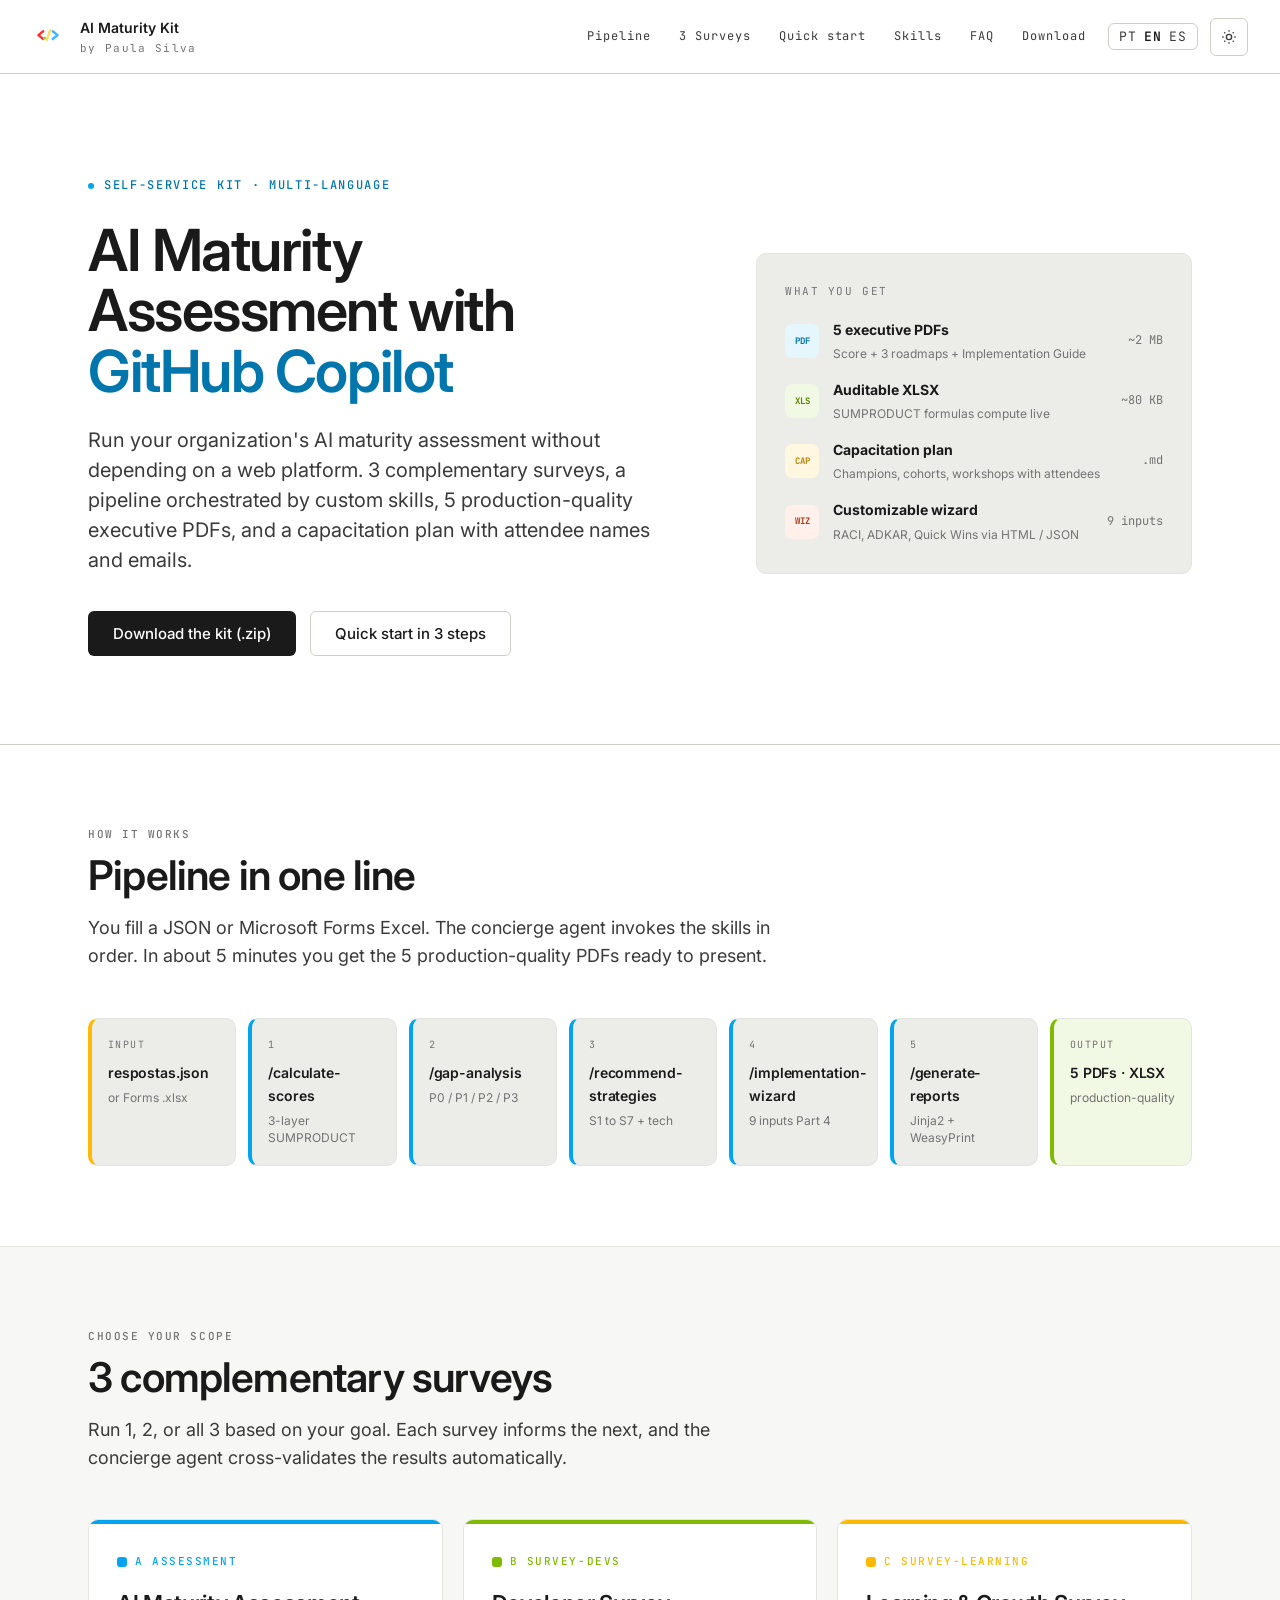
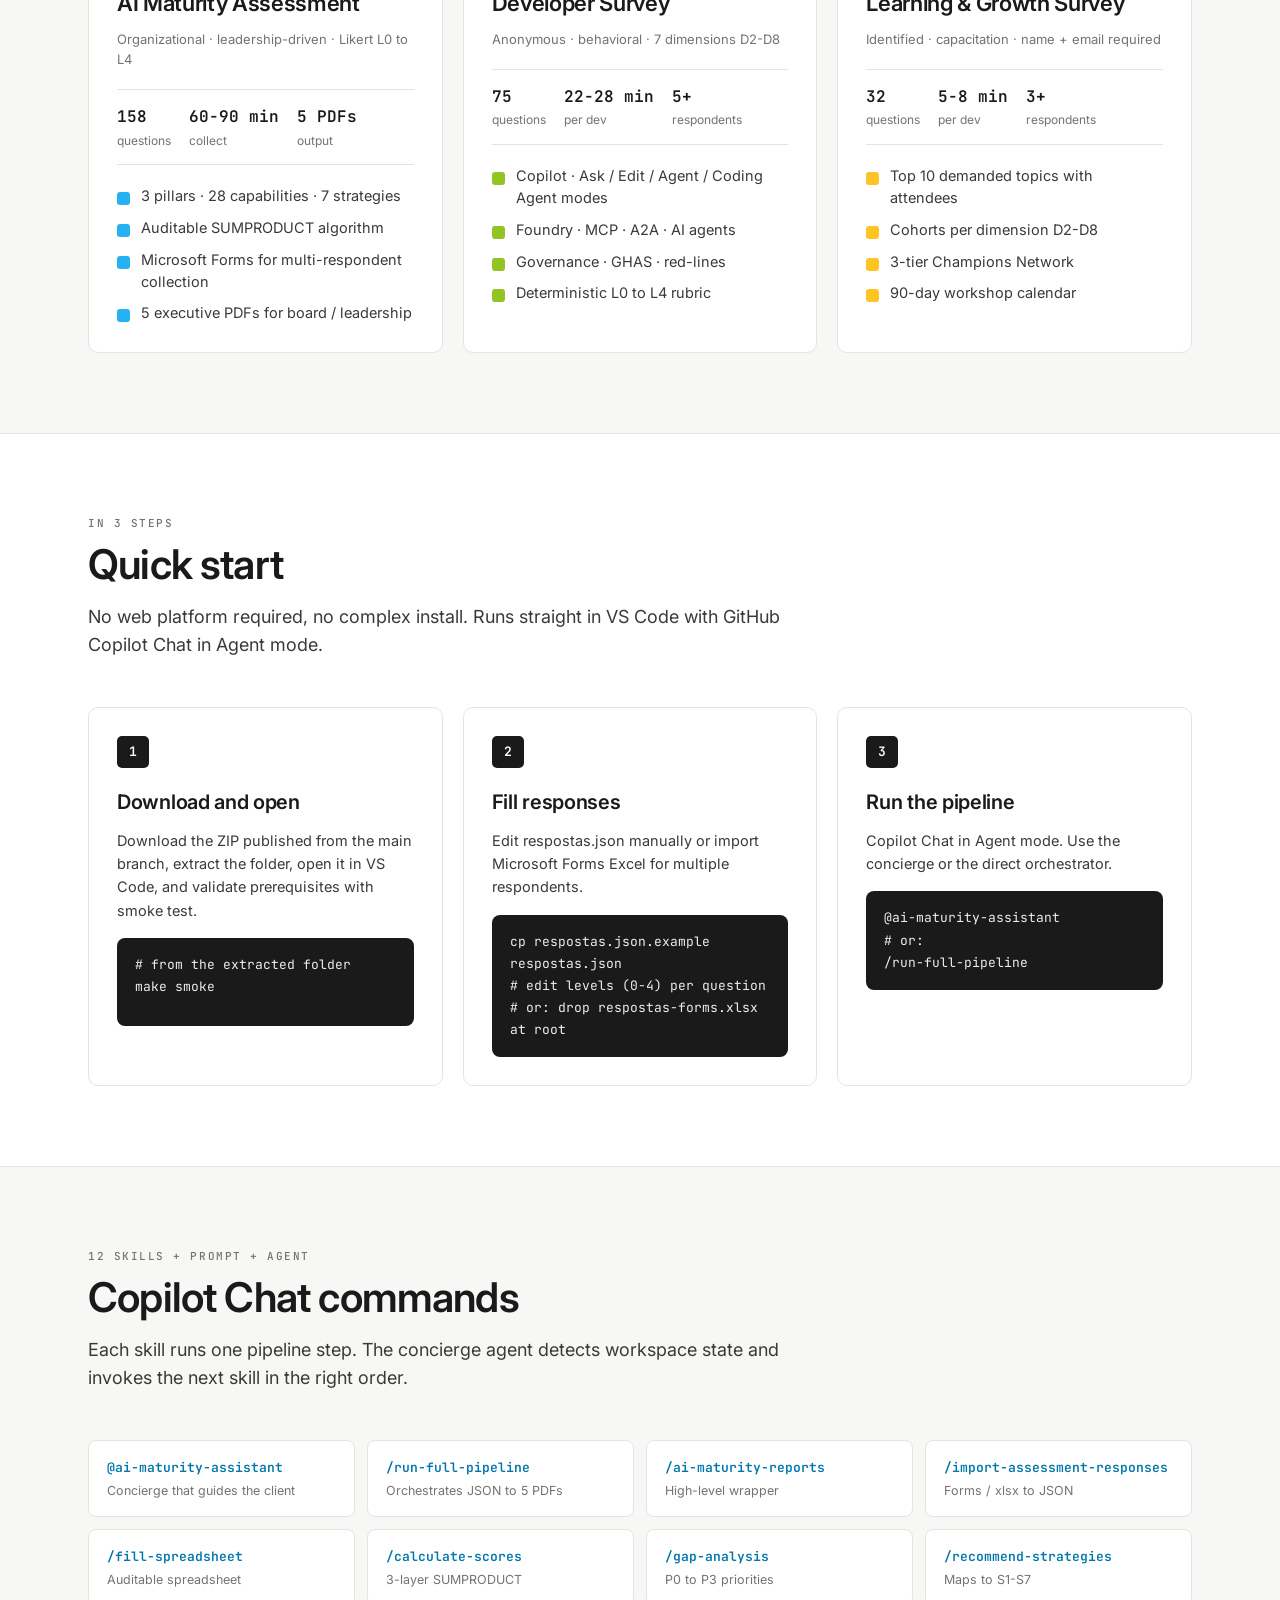
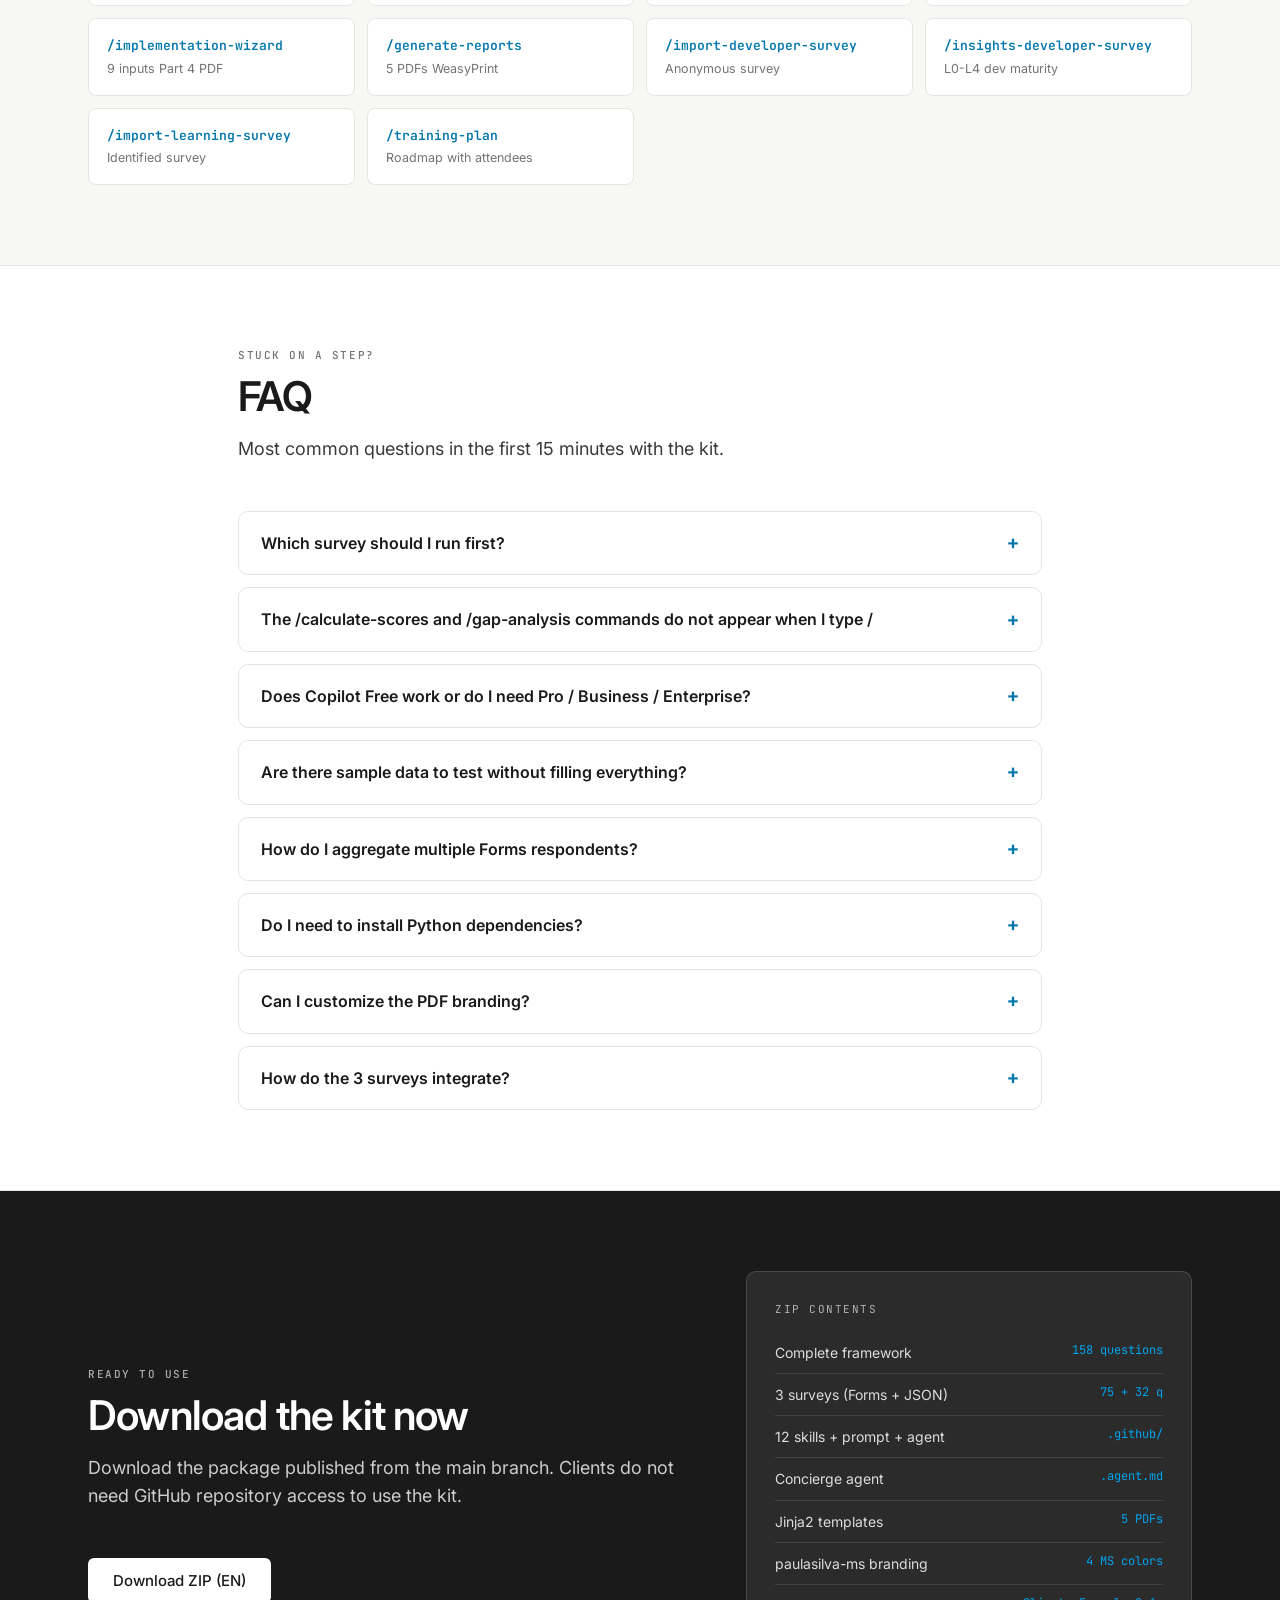
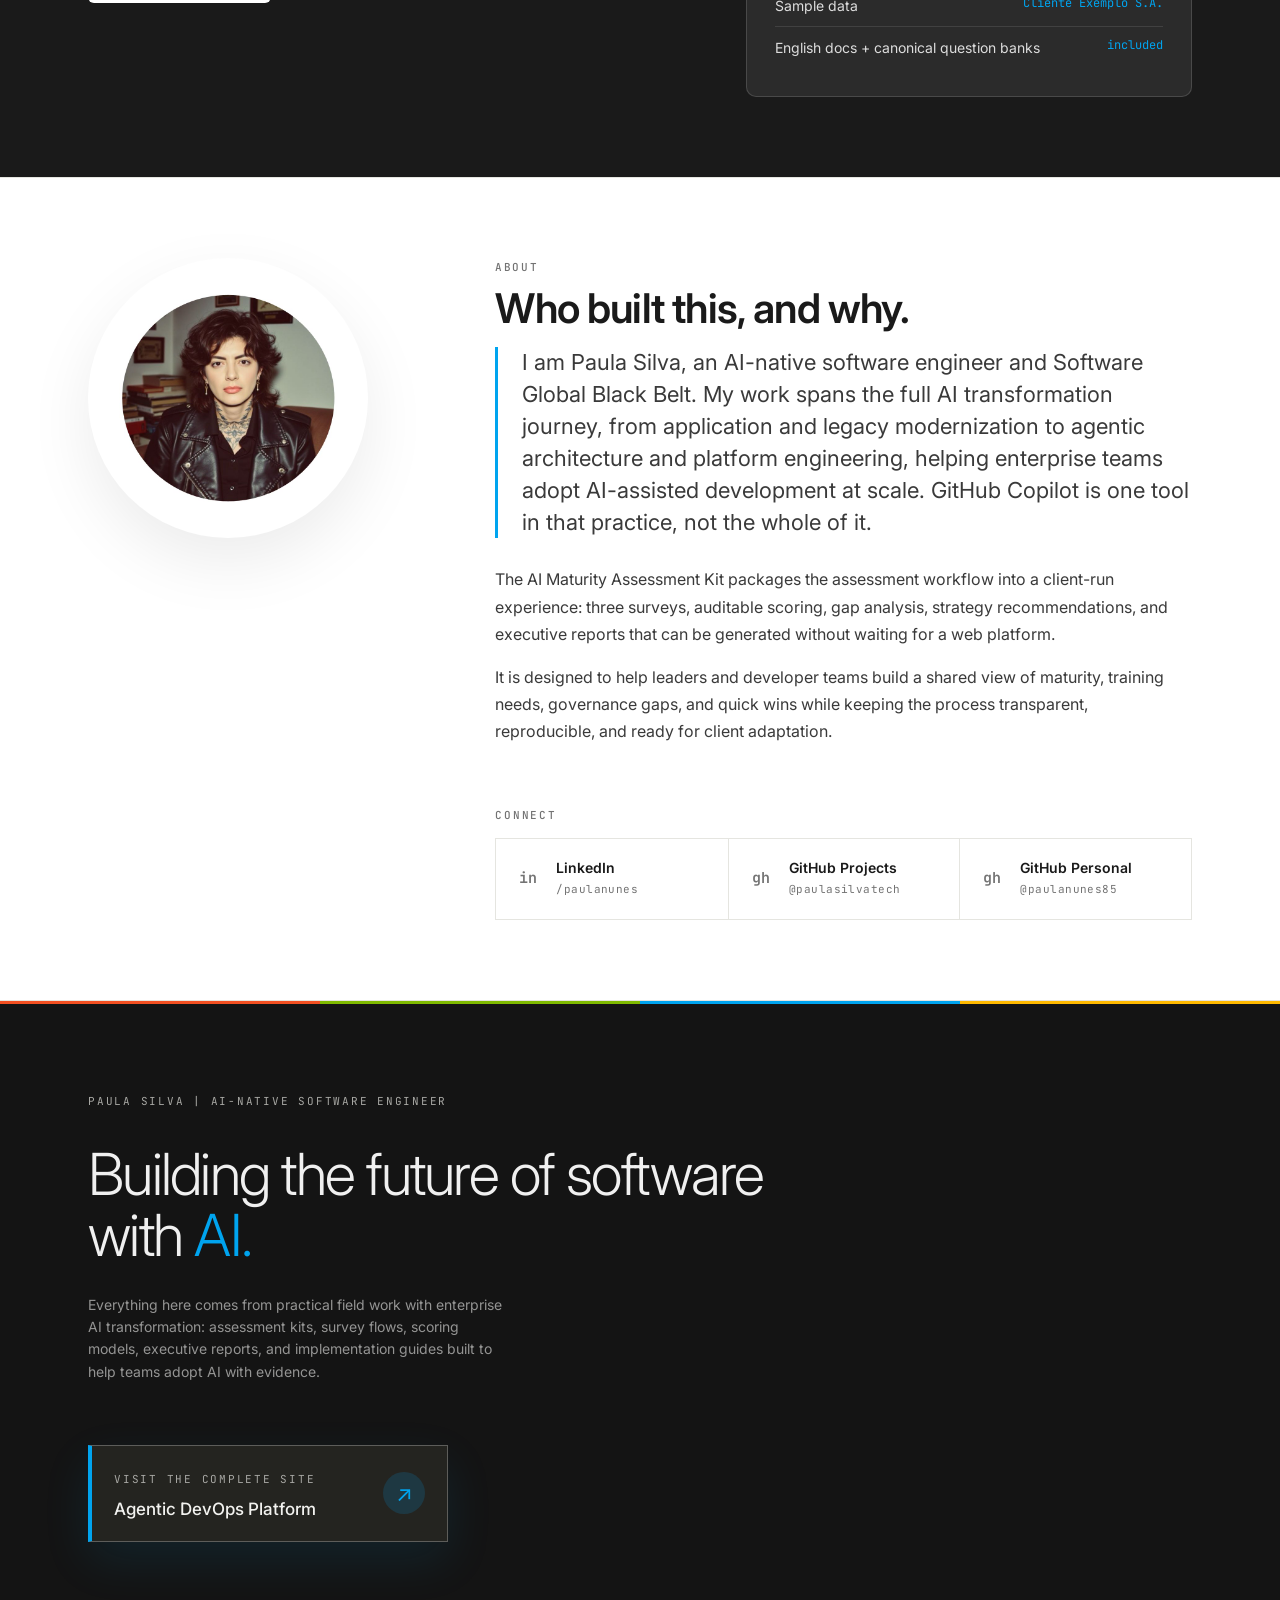
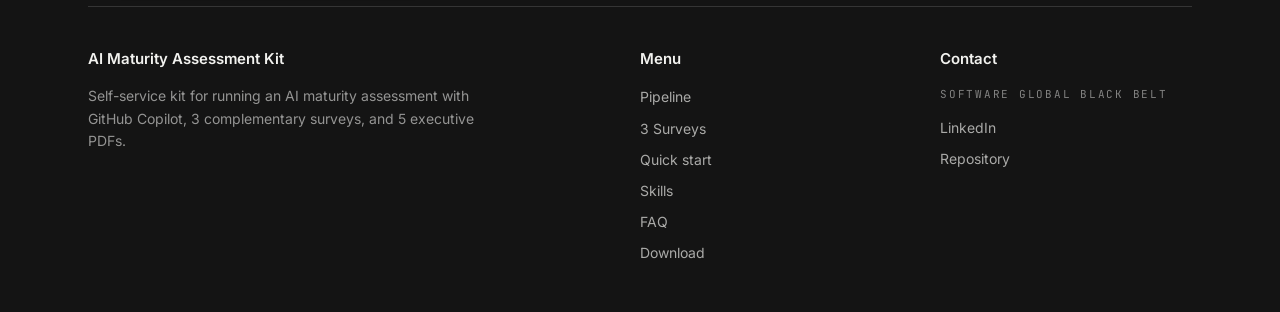
<file: docs/index.html>
<!DOCTYPE html>
<html lang="pt-BR">

  <head>
    <meta charset="UTF-8">
    <meta name="viewport" content="width=device-width, initial-scale=1.0">
    <title>Kit AI Maturity Assessment · Paula Silva</title>
    <meta name="description" content="Kit auto-servico para conduzir o AI Maturity Assessment com GitHub Copilot.">
    <link rel="canonical" href="https://paulasilvatech.github.io/ai-maturity-client-kit/">
    <link rel="alternate" hreflang="pt-BR" href="https://paulasilvatech.github.io/ai-maturity-client-kit/">
    <link rel="alternate" hreflang="en" href="https://paulasilvatech.github.io/ai-maturity-client-kit/en/">
    <link rel="alternate" hreflang="es" href="https://paulasilvatech.github.io/ai-maturity-client-kit/es/">
    <link rel="alternate" hreflang="x-default" href="https://paulasilvatech.github.io/ai-maturity-client-kit/">
    <meta property="og:type" content="website">
    <meta property="og:site_name" content="AI Maturity Assessment Kit">
    <meta property="og:locale" content="pt_BR">
    <meta property="og:locale:alternate" content="en_US">
    <meta property="og:locale:alternate" content="es_ES">
    <meta property="og:title" content="Kit AI Maturity Assessment · Paula Silva">
    <meta property="og:description"
      content="Kit auto-servico para conduzir o AI Maturity Assessment com GitHub Copilot, 3 surveys complementares e 5 PDFs executivos.">
    <meta property="og:url" content="https://paulasilvatech.github.io/ai-maturity-client-kit/">
    <meta property="og:image" content="https://paulasilvatech.github.io/ai-maturity-client-kit/assets/social-card.png">
    <meta property="og:image:type" content="image/png">
    <meta property="og:image:width" content="1200">
    <meta property="og:image:height" content="630">
    <meta name="twitter:card" content="summary_large_image">
    <meta name="twitter:title" content="Kit AI Maturity Assessment · Paula Silva">
    <meta name="twitter:description"
      content="Kit auto-servico para conduzir o AI Maturity Assessment com GitHub Copilot, 3 surveys complementares e 5 PDFs executivos.">
    <meta name="twitter:image" content="https://paulasilvatech.github.io/ai-maturity-client-kit/assets/social-card.png">
    <link rel="preconnect" href="https://fonts.googleapis.com">
    <link rel="preconnect" href="https://fonts.gstatic.com" crossorigin>
    <link
      href="https://fonts.googleapis.com/css2?family=Inter:wght@300;400;500;600;700;800;900&family=JetBrains+Mono:wght@400;500;600&display=swap"
      rel="stylesheet">
    <link rel="stylesheet" href="styles.css?v=20260703-frontier4">
    <link rel="icon" type="image/svg+xml"
      href='data:image/svg+xml;utf8,<svg xmlns="http://www.w3.org/2000/svg" viewBox="0 0 1914 1062"><path fill="%23F25022" d="M532 131 L36 462 L13 497 L13 560 L23 582 L48 604 L521 923 L539 926 L539 699 L547 680 L314 530 L527 395 L551 371 L558 347 L558 155 L547 135 Z"/><path fill="%237FBA00" d="M551 681 L542 693 L540 700 L540 917 L546 930 L558 940 L571 943 L778 943 L788 941 L798 935 L809 910 L809 702 L807 694 L799 682 L784 674 L566 674 Z"/><path fill="%23FFB900" d="M1390 16 L1208 13 L1184 23 L1171 38 L768 1009 L768 1026 L778 1038 L957 1042 L975 1037 L995 1017 L1346 179 L1349 145 L1367 129 L1401 47 L1402 31 Z"/><path fill="%2300A4EF" d="M1369 131 L1350 149 L1349 355 L1354 369 L1385 399 L1592 528 L1373 667 L1354 688 L1349 703 L1349 907 L1361 924 L1377 926 L1871 595 L1893 563 L1894 501 L1885 477 L1863 456 L1398 142 Z"/></svg>'>
  </head>

  <body data-lang="pt-BR" data-base="" data-content="content.json" data-autodetect="true">
    <div id="app">
      <main class="loading">
        <h1>AI Maturity Assessment Kit</h1>
        <p>Carregando conteudo...</p>
      </main>
    </div>
    <noscript>Ative JavaScript para visualizar o mini-site.</noscript>
    <script src="app.js?v=20260703-frontier4" defer></script>
  </body>

</html>
</file>
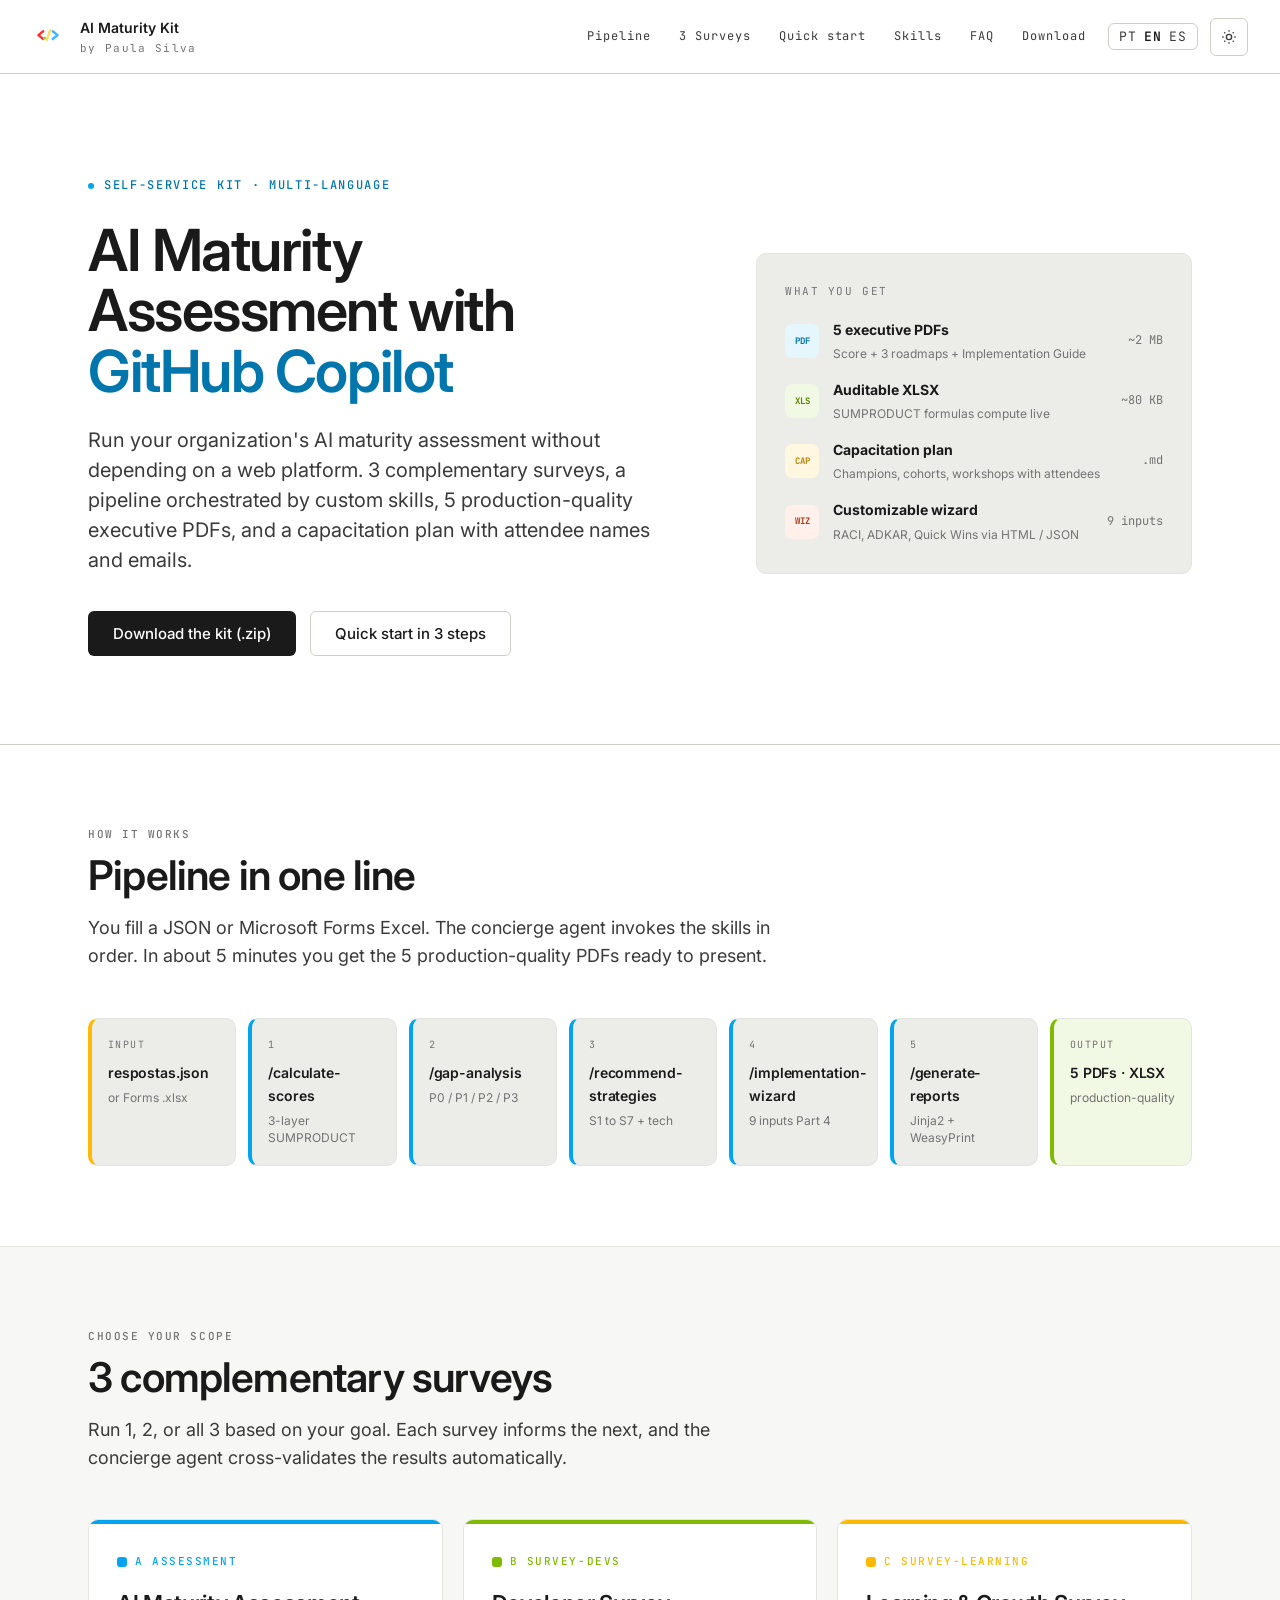
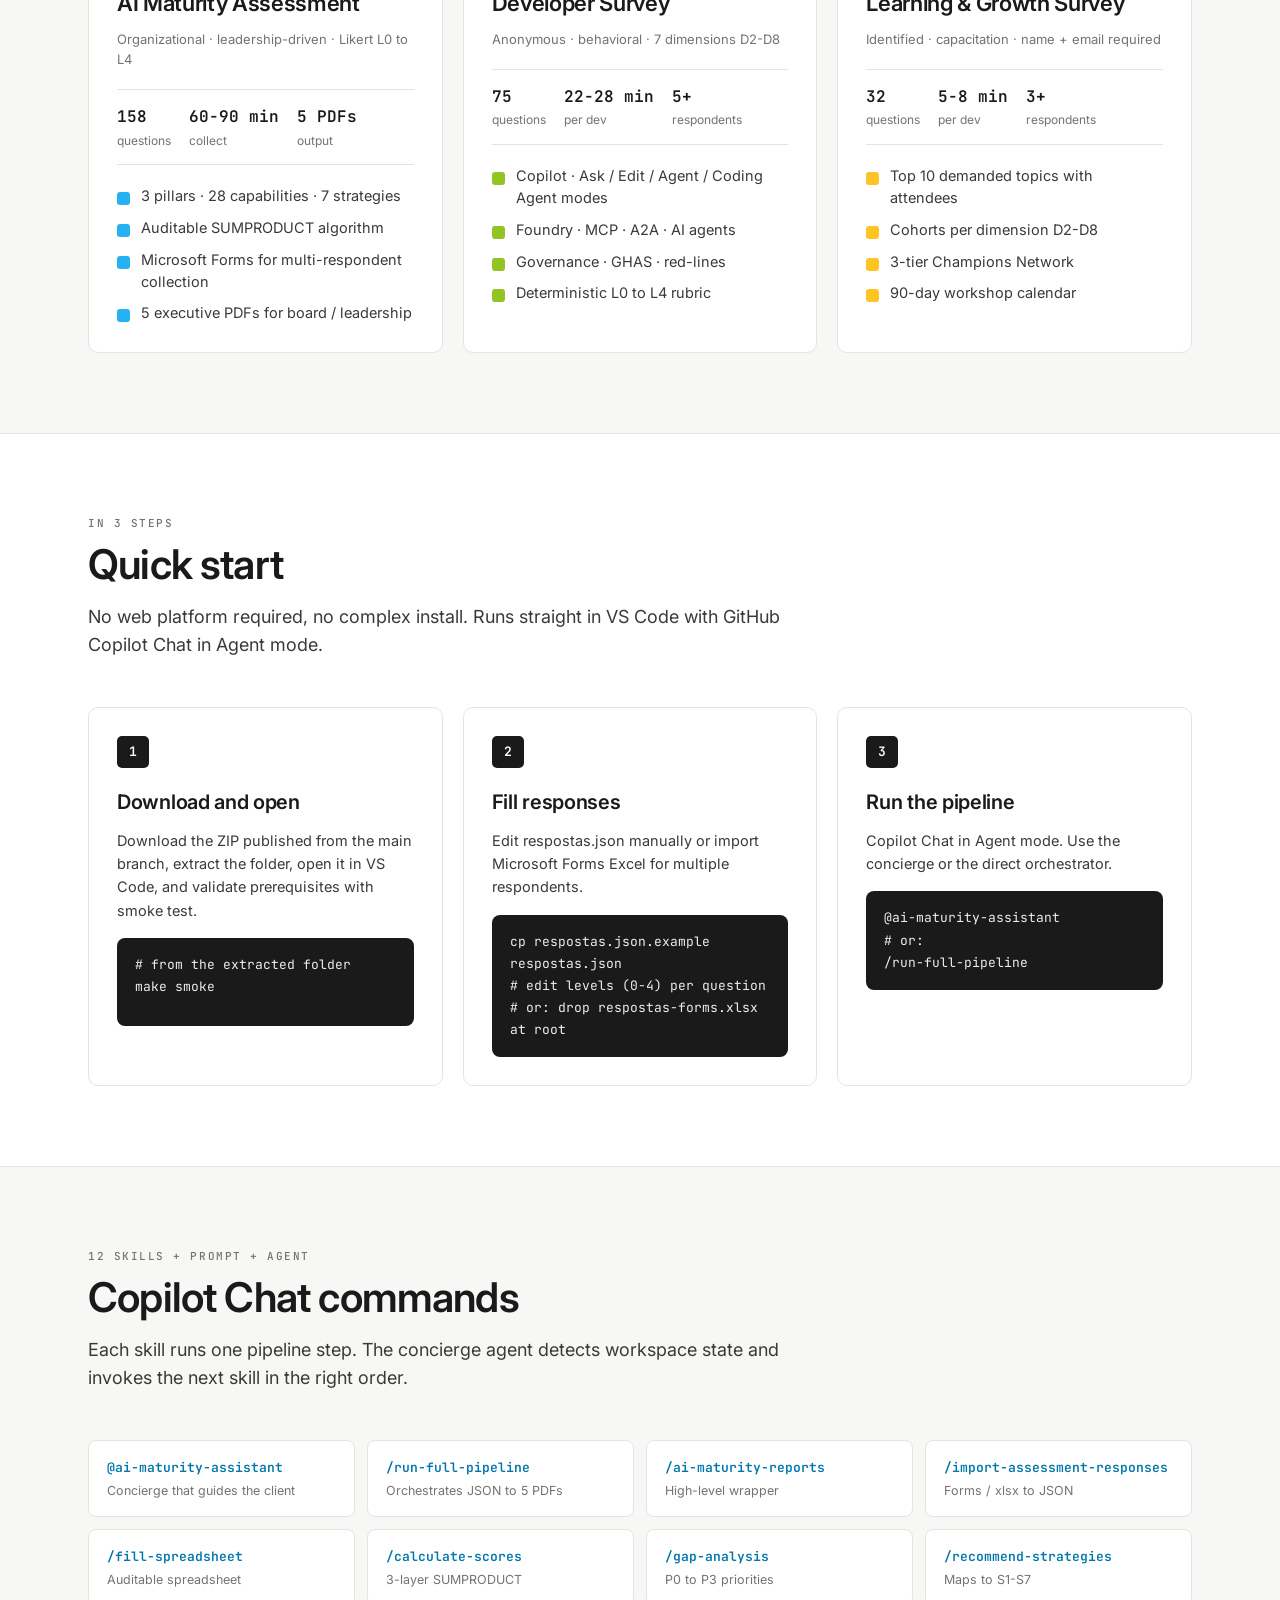
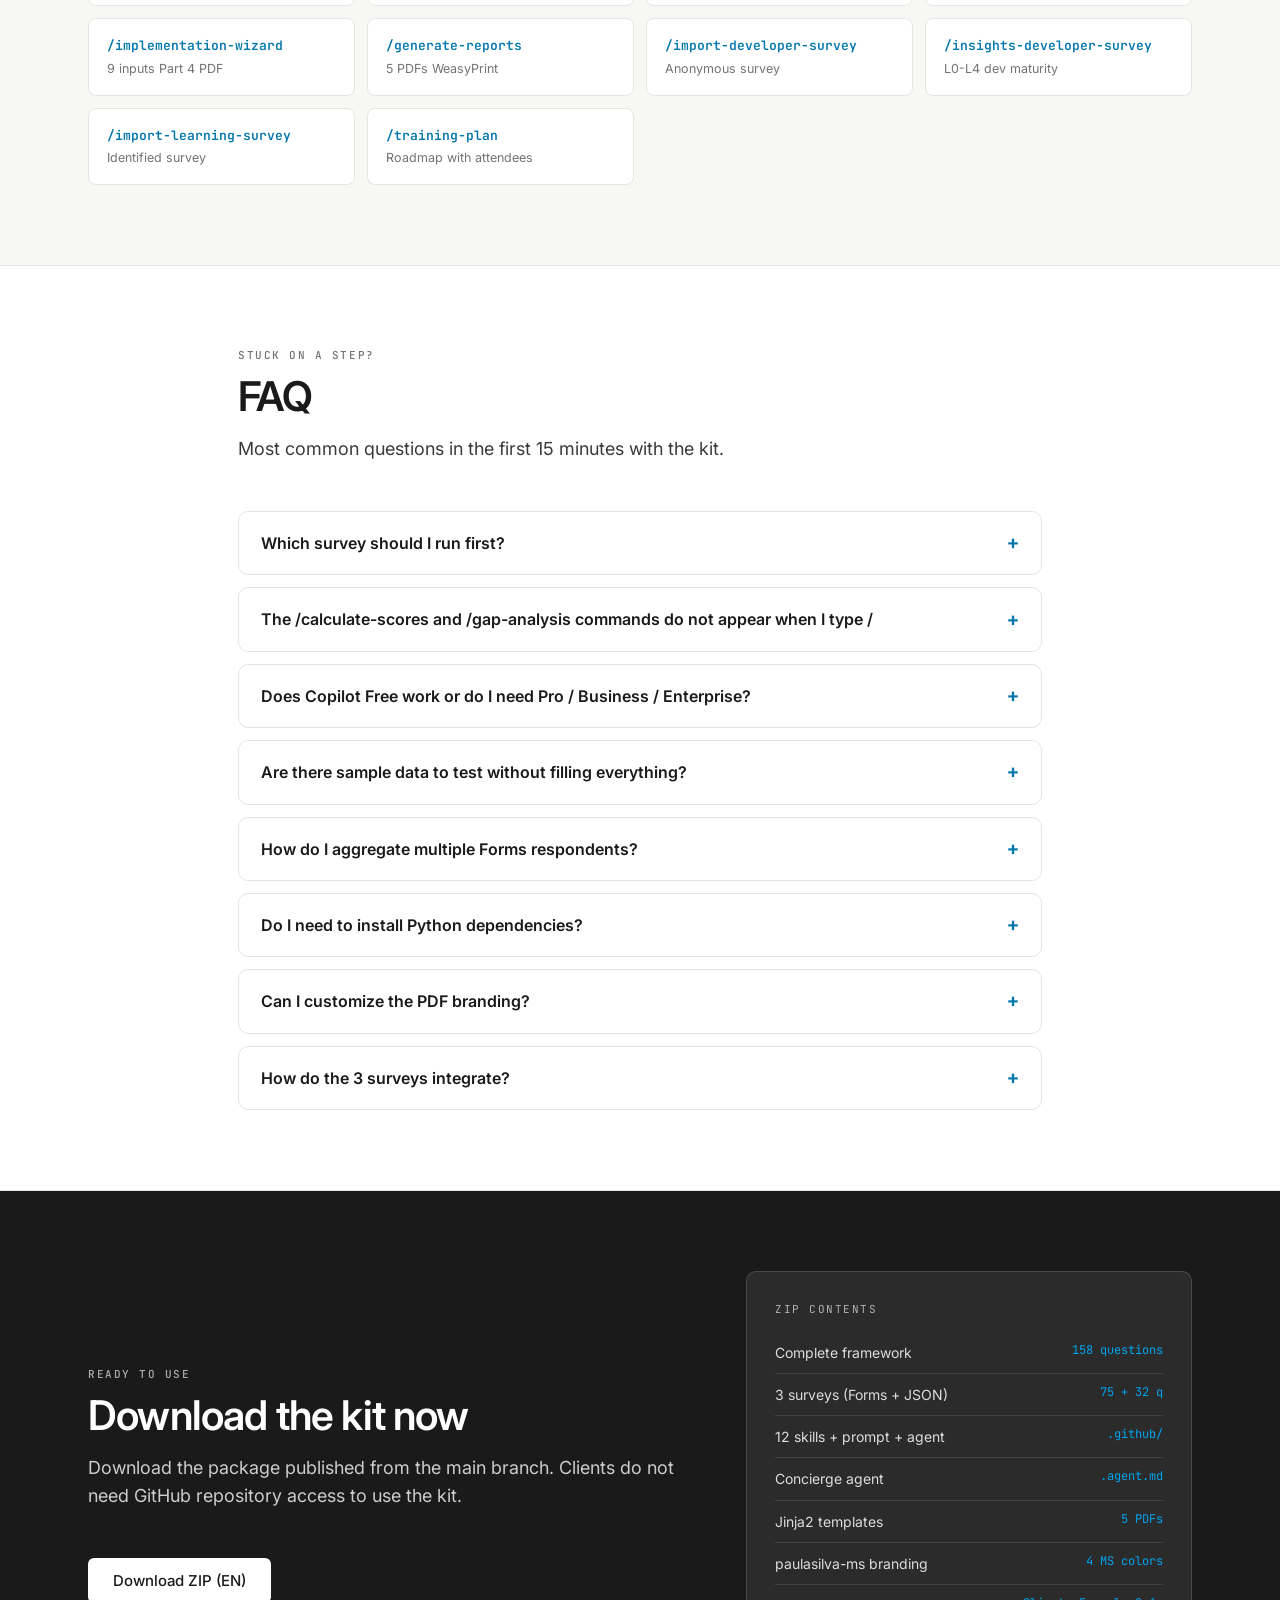
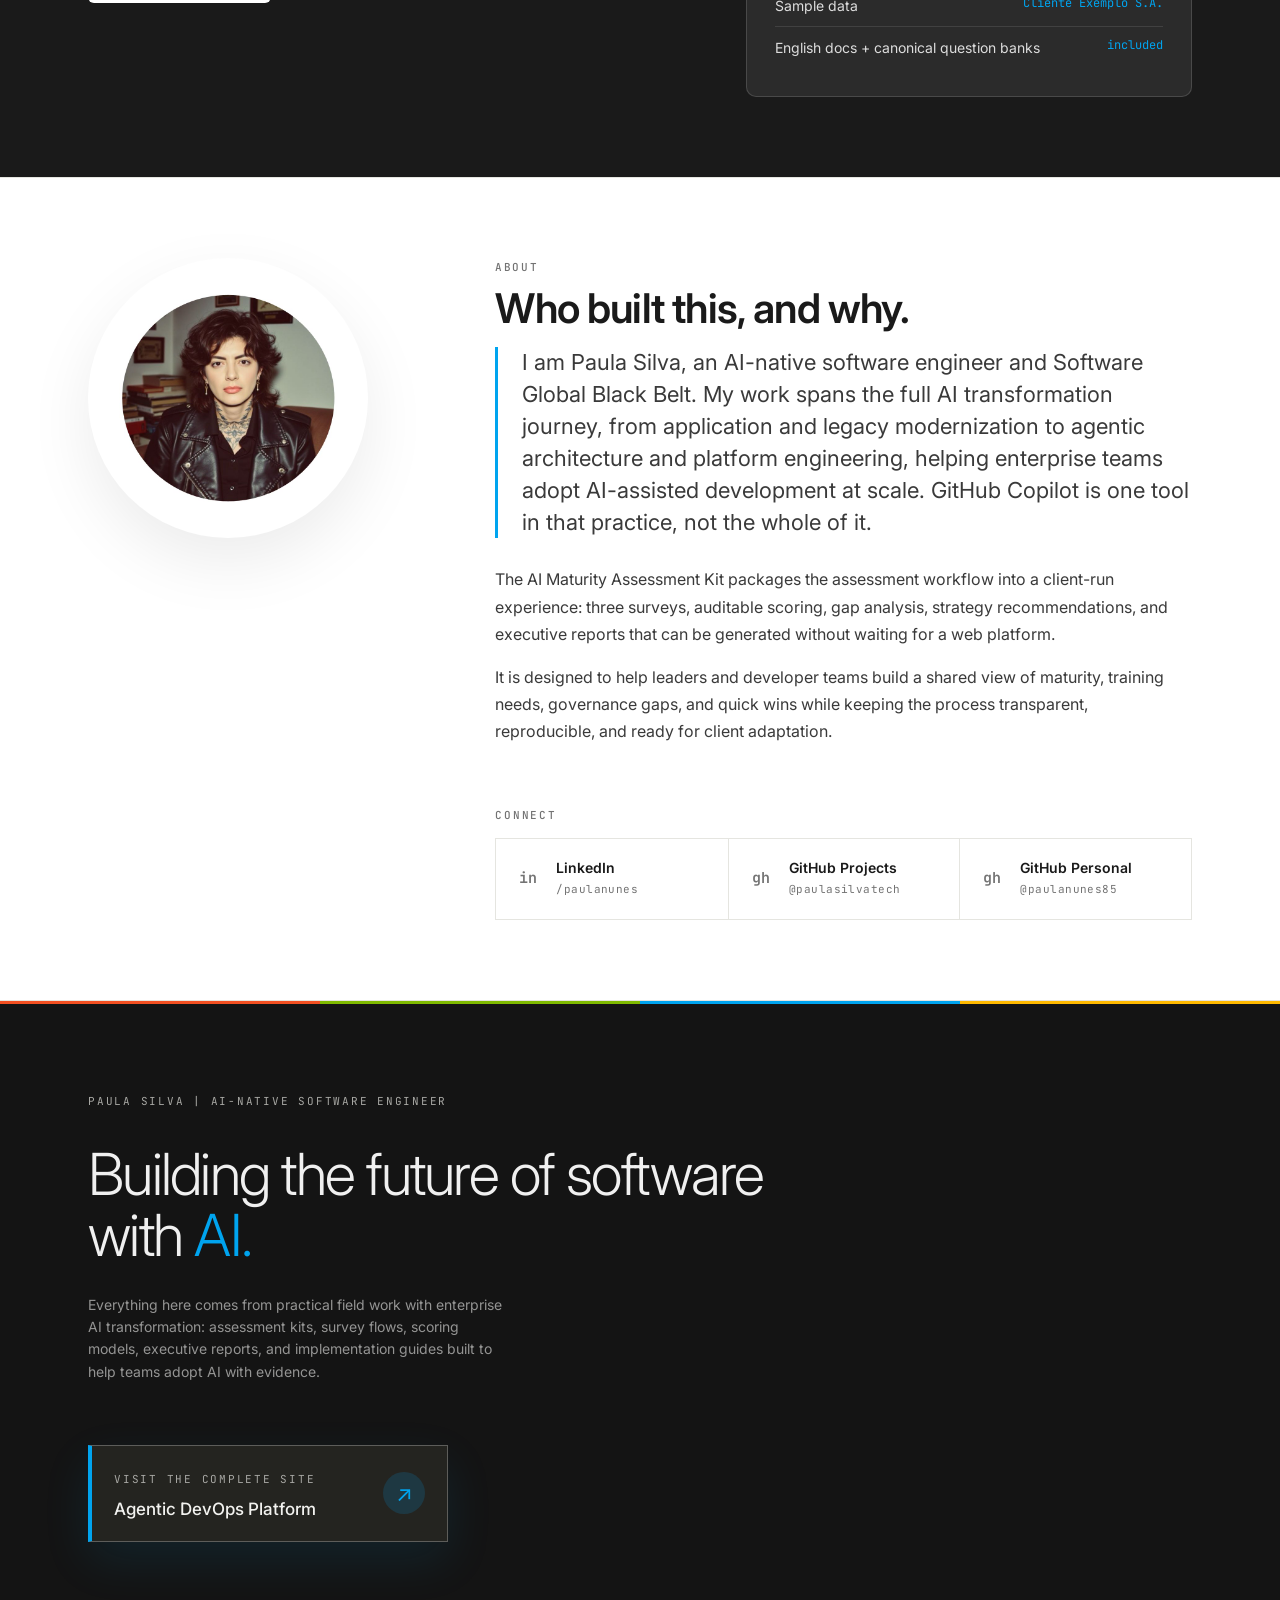
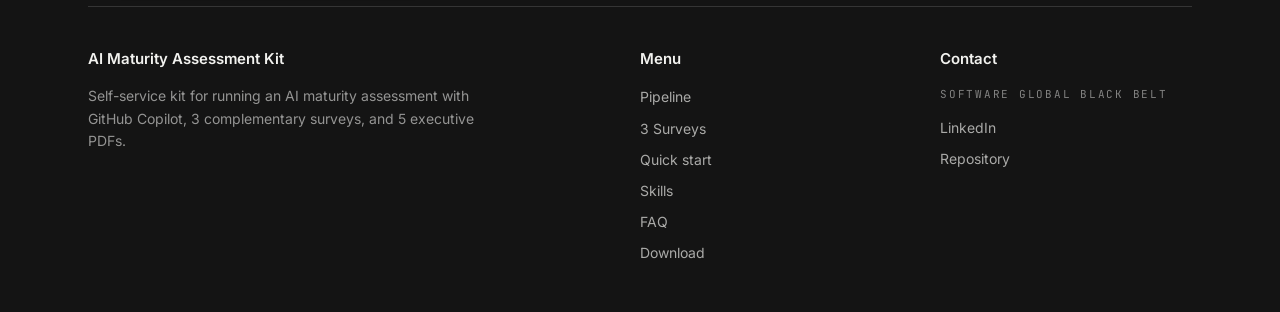
<file: docs/en/index.html>
<!DOCTYPE html>
<html lang="en">

  <head>
    <meta charset="UTF-8">
    <meta name="viewport" content="width=device-width, initial-scale=1.0">
    <title>AI Maturity Assessment Kit · Paula Silva</title>
    <meta name="description" content="Self-service kit to run the AI Maturity Assessment with GitHub Copilot.">
    <link rel="canonical" href="https://paulasilvatech.github.io/ai-maturity-client-kit/en/">
    <link rel="alternate" hreflang="pt-BR" href="https://paulasilvatech.github.io/ai-maturity-client-kit/">
    <link rel="alternate" hreflang="en" href="https://paulasilvatech.github.io/ai-maturity-client-kit/en/">
    <link rel="alternate" hreflang="es" href="https://paulasilvatech.github.io/ai-maturity-client-kit/es/">
    <link rel="alternate" hreflang="x-default" href="https://paulasilvatech.github.io/ai-maturity-client-kit/">
    <meta property="og:type" content="website">
    <meta property="og:site_name" content="AI Maturity Assessment Kit">
    <meta property="og:locale" content="en_US">
    <meta property="og:locale:alternate" content="pt_BR">
    <meta property="og:locale:alternate" content="es_ES">
    <meta property="og:title" content="AI Maturity Assessment Kit · Paula Silva">
    <meta property="og:description"
      content="Self-service kit to run the AI Maturity Assessment with GitHub Copilot, 3 complementary surveys, and 5 executive PDFs.">
    <meta property="og:url" content="https://paulasilvatech.github.io/ai-maturity-client-kit/en/">
    <meta property="og:image" content="https://paulasilvatech.github.io/ai-maturity-client-kit/assets/social-card.png">
    <meta property="og:image:type" content="image/png">
    <meta property="og:image:width" content="1200">
    <meta property="og:image:height" content="630">
    <meta name="twitter:card" content="summary_large_image">
    <meta name="twitter:title" content="AI Maturity Assessment Kit · Paula Silva">
    <meta name="twitter:description"
      content="Self-service kit to run the AI Maturity Assessment with GitHub Copilot, 3 complementary surveys, and 5 executive PDFs.">
    <meta name="twitter:image" content="https://paulasilvatech.github.io/ai-maturity-client-kit/assets/social-card.png">
    <link rel="preconnect" href="https://fonts.googleapis.com">
    <link rel="preconnect" href="https://fonts.gstatic.com" crossorigin>
    <link
      href="https://fonts.googleapis.com/css2?family=Inter:wght@300;400;500;600;700;800;900&family=JetBrains+Mono:wght@400;500;600&display=swap"
      rel="stylesheet">
    <link rel="stylesheet" href="../styles.css?v=20260703-frontier4">
    <link rel="icon" type="image/svg+xml"
      href='data:image/svg+xml;utf8,<svg xmlns="http://www.w3.org/2000/svg" viewBox="0 0 1914 1062"><path fill="%23F25022" d="M532 131 L36 462 L13 497 L13 560 L23 582 L48 604 L521 923 L539 926 L539 699 L547 680 L314 530 L527 395 L551 371 L558 347 L558 155 L547 135 Z"/><path fill="%237FBA00" d="M551 681 L542 693 L540 700 L540 917 L546 930 L558 940 L571 943 L778 943 L788 941 L798 935 L809 910 L809 702 L807 694 L799 682 L784 674 L566 674 Z"/><path fill="%23FFB900" d="M1390 16 L1208 13 L1184 23 L1171 38 L768 1009 L768 1026 L778 1038 L957 1042 L975 1037 L995 1017 L1346 179 L1349 145 L1367 129 L1401 47 L1402 31 Z"/><path fill="%2300A4EF" d="M1369 131 L1350 149 L1349 355 L1354 369 L1385 399 L1592 528 L1373 667 L1354 688 L1349 703 L1349 907 L1361 924 L1377 926 L1871 595 L1893 563 L1894 501 L1885 477 L1863 456 L1398 142 Z"/></svg>'>
  </head>

  <body data-lang="en" data-base="../" data-content="../content.json">
    <div id="app">
      <main class="loading">
        <h1>AI Maturity Assessment Kit</h1>
        <p>Loading content...</p>
      </main>
    </div>
    <noscript>Enable JavaScript to view this site.</noscript>
    <script src="../app.js?v=20260703-frontier4" defer></script>
  </body>

</html>
</file>
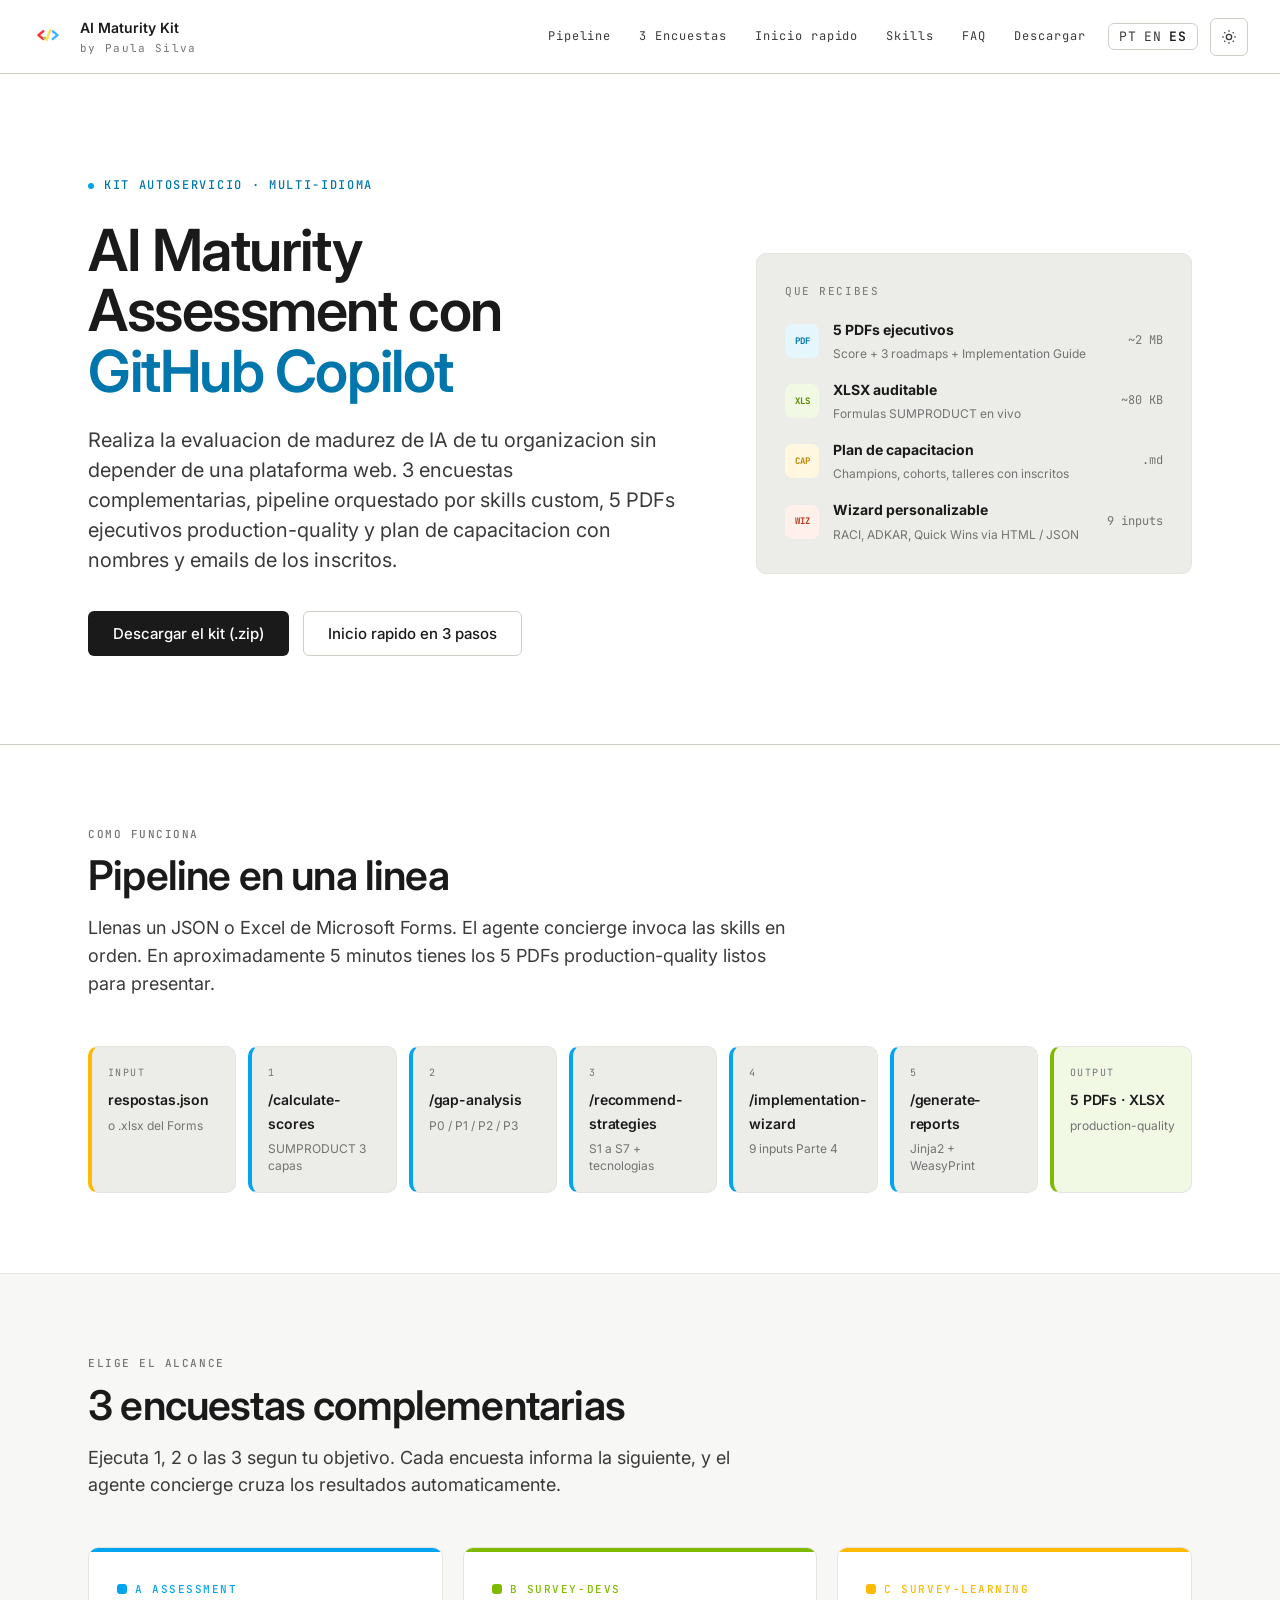
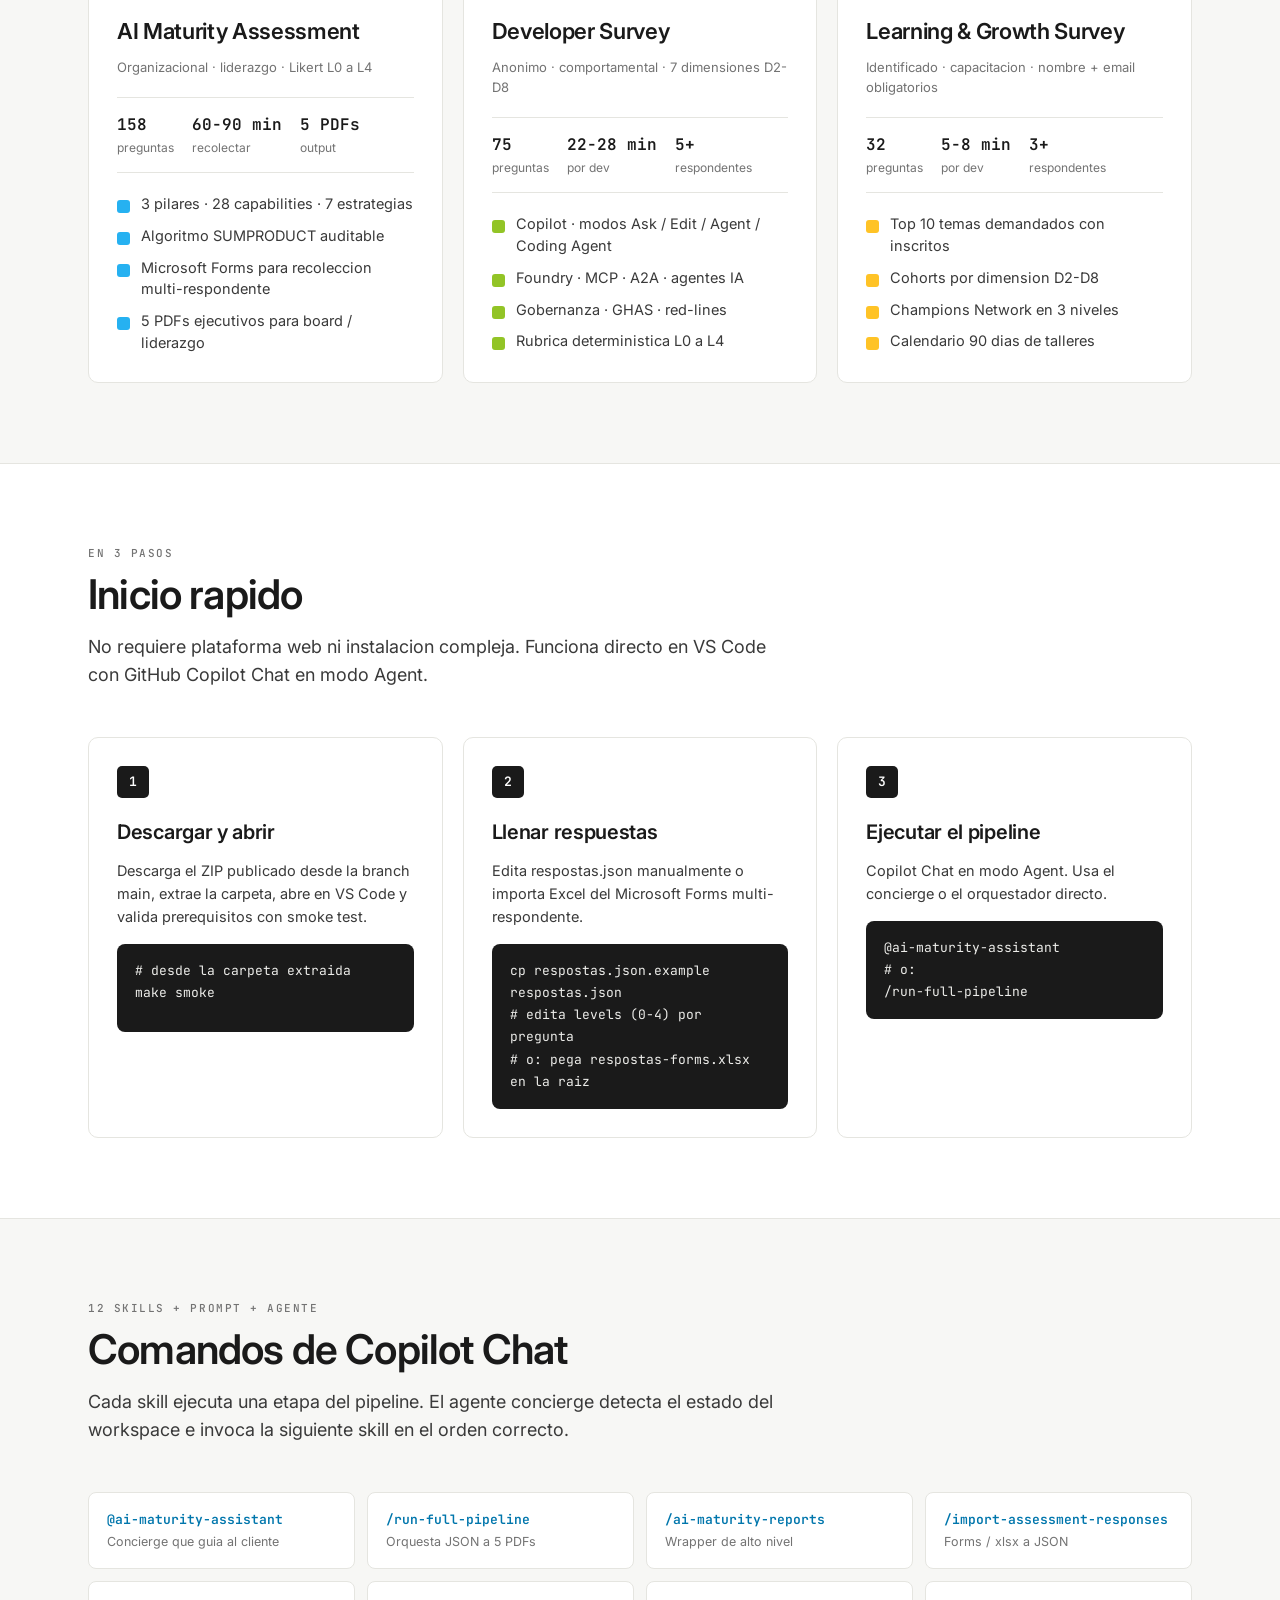
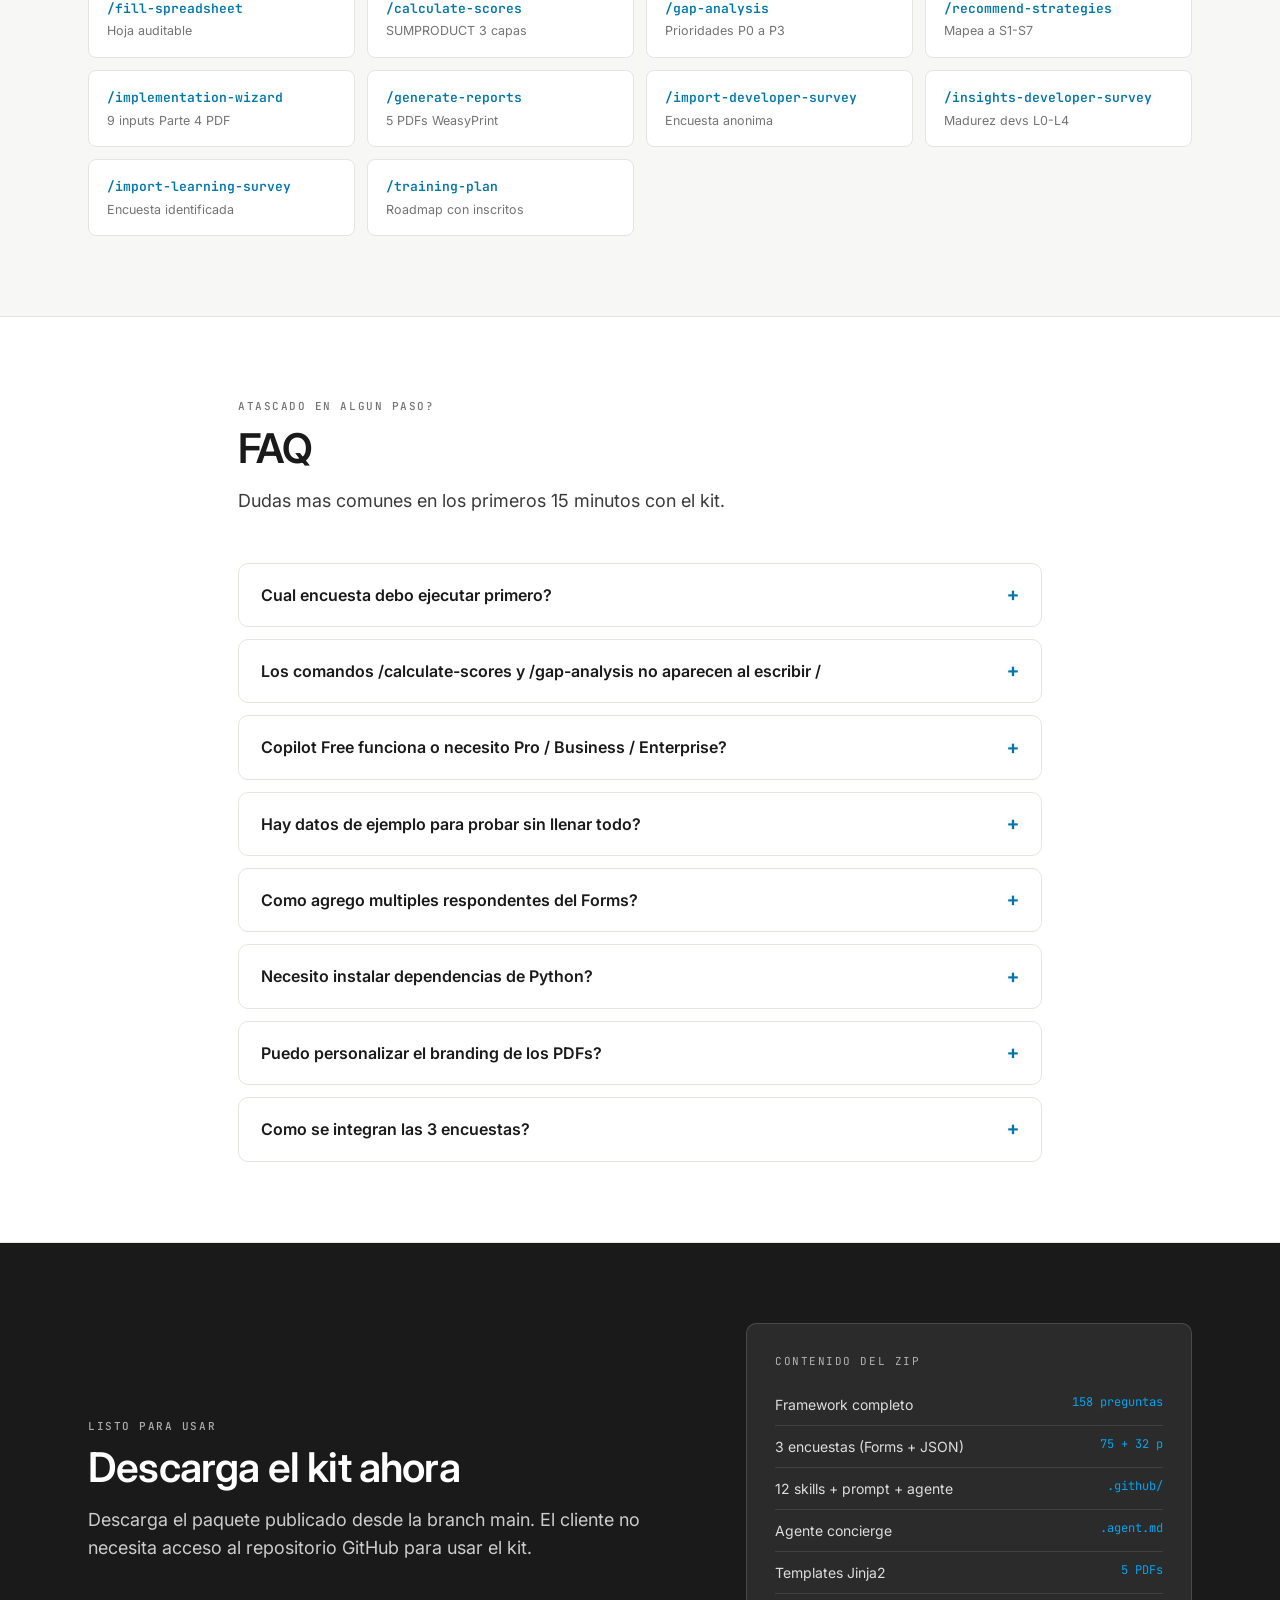
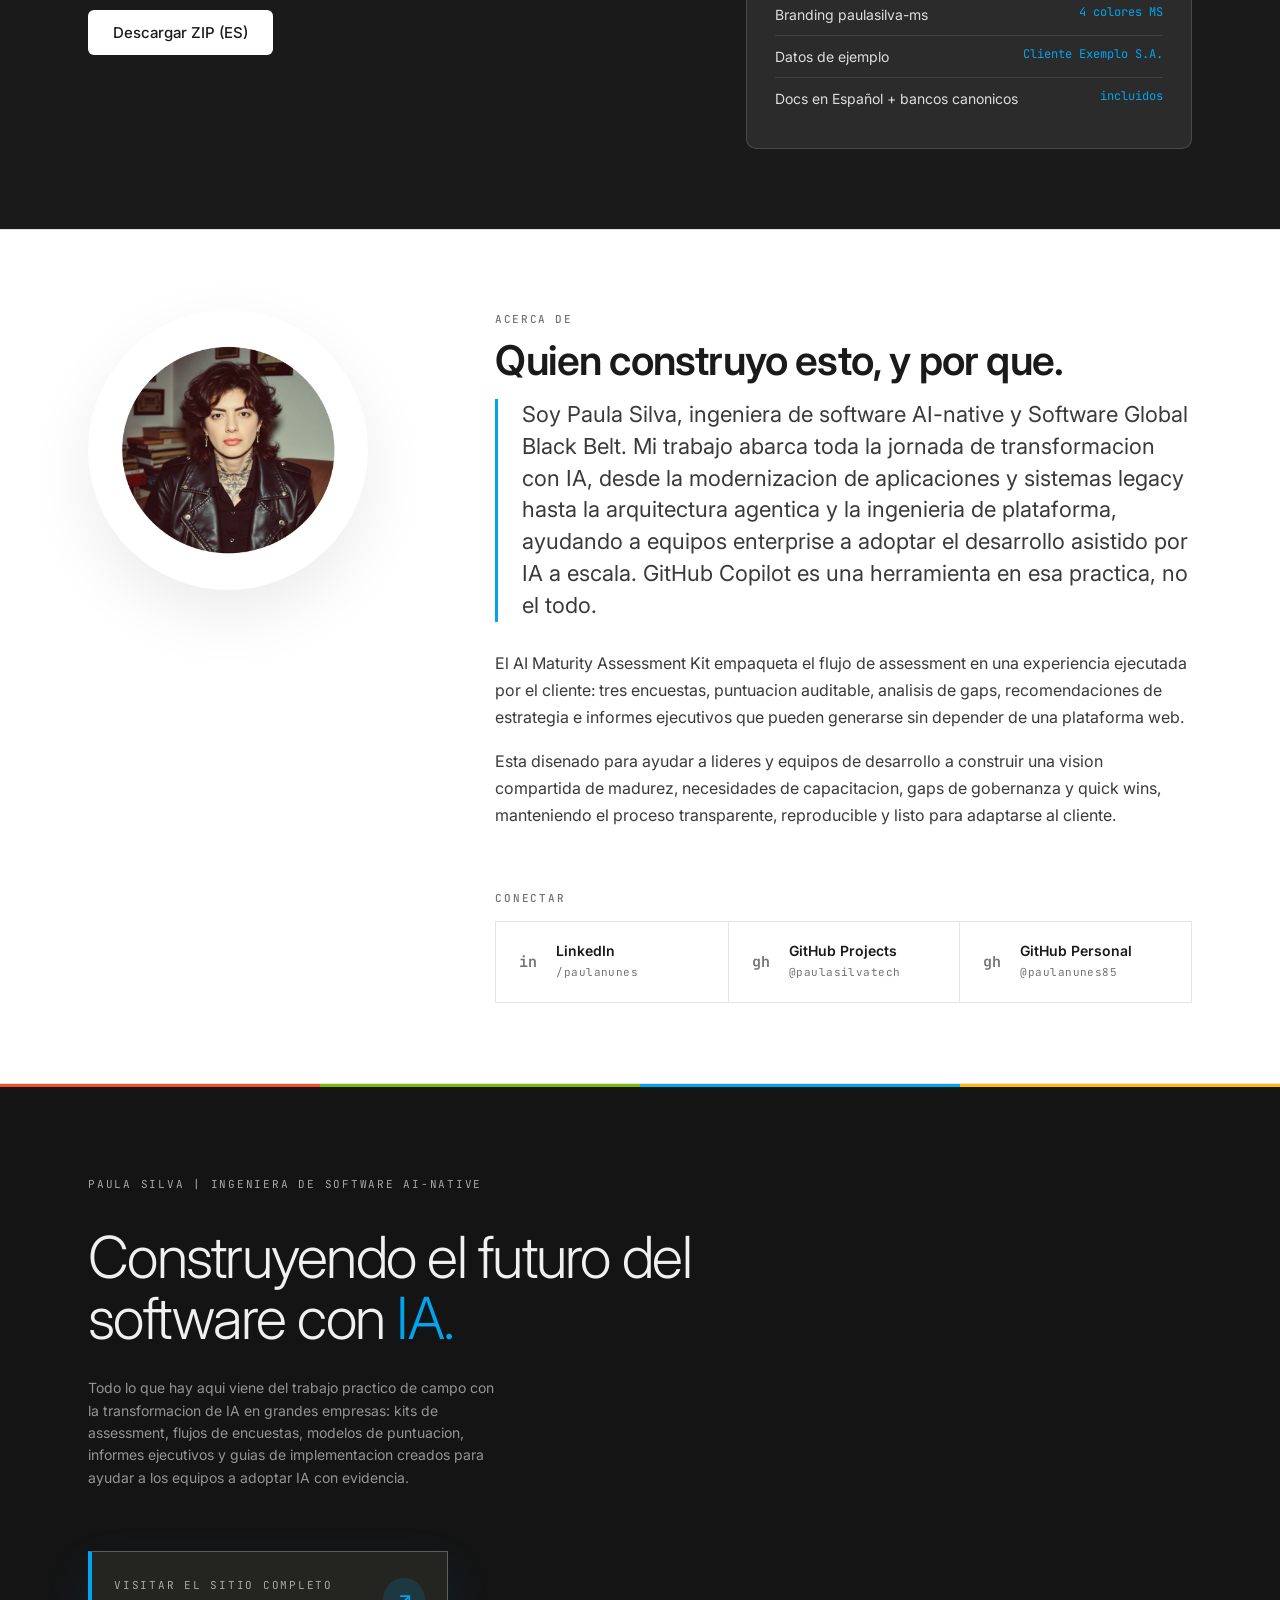
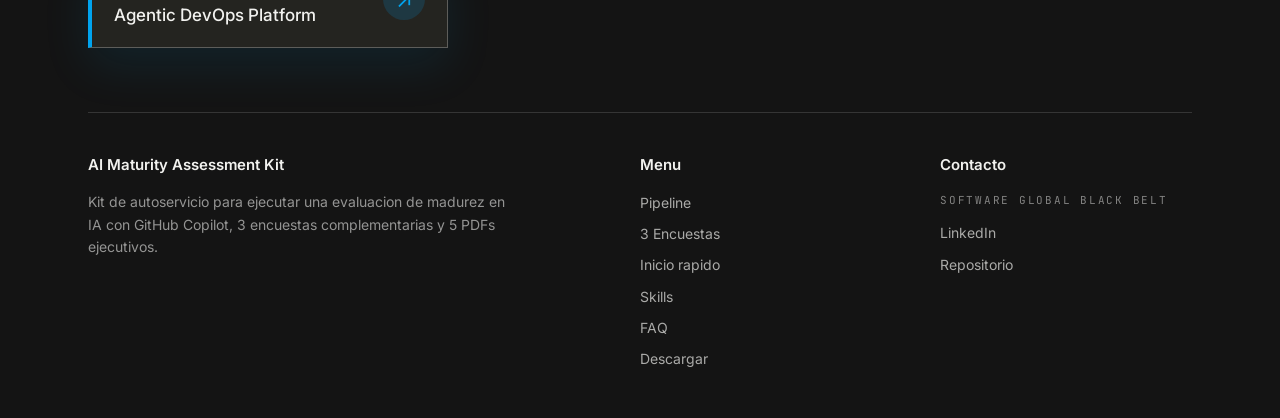
<file: docs/es/index.html>
<!DOCTYPE html>
<html lang="es">

  <head>
    <meta charset="UTF-8">
    <meta name="viewport" content="width=device-width, initial-scale=1.0">
    <title>Kit AI Maturity Assessment · Paula Silva</title>
    <meta name="description" content="Kit de autoservicio para ejecutar el AI Maturity Assessment con GitHub Copilot.">
    <link rel="canonical" href="https://paulasilvatech.github.io/ai-maturity-client-kit/es/">
    <link rel="alternate" hreflang="pt-BR" href="https://paulasilvatech.github.io/ai-maturity-client-kit/">
    <link rel="alternate" hreflang="en" href="https://paulasilvatech.github.io/ai-maturity-client-kit/en/">
    <link rel="alternate" hreflang="es" href="https://paulasilvatech.github.io/ai-maturity-client-kit/es/">
    <link rel="alternate" hreflang="x-default" href="https://paulasilvatech.github.io/ai-maturity-client-kit/">
    <meta property="og:type" content="website">
    <meta property="og:site_name" content="AI Maturity Assessment Kit">
    <meta property="og:locale" content="es_ES">
    <meta property="og:locale:alternate" content="pt_BR">
    <meta property="og:locale:alternate" content="en_US">
    <meta property="og:title" content="Kit AI Maturity Assessment · Paula Silva">
    <meta property="og:description"
      content="Kit de autoservicio para ejecutar el AI Maturity Assessment con GitHub Copilot, 3 encuestas complementarias y 5 PDFs ejecutivos.">
    <meta property="og:url" content="https://paulasilvatech.github.io/ai-maturity-client-kit/es/">
    <meta property="og:image" content="https://paulasilvatech.github.io/ai-maturity-client-kit/assets/social-card.png">
    <meta property="og:image:type" content="image/png">
    <meta property="og:image:width" content="1200">
    <meta property="og:image:height" content="630">
    <meta name="twitter:card" content="summary_large_image">
    <meta name="twitter:title" content="Kit AI Maturity Assessment · Paula Silva">
    <meta name="twitter:description"
      content="Kit de autoservicio para ejecutar el AI Maturity Assessment con GitHub Copilot, 3 encuestas complementarias y 5 PDFs ejecutivos.">
    <meta name="twitter:image" content="https://paulasilvatech.github.io/ai-maturity-client-kit/assets/social-card.png">
    <link rel="preconnect" href="https://fonts.googleapis.com">
    <link rel="preconnect" href="https://fonts.gstatic.com" crossorigin>
    <link
      href="https://fonts.googleapis.com/css2?family=Inter:wght@300;400;500;600;700;800;900&family=JetBrains+Mono:wght@400;500;600&display=swap"
      rel="stylesheet">
    <link rel="stylesheet" href="../styles.css?v=20260703-frontier4">
    <link rel="icon" type="image/svg+xml"
      href='data:image/svg+xml;utf8,<svg xmlns="http://www.w3.org/2000/svg" viewBox="0 0 1914 1062"><path fill="%23F25022" d="M532 131 L36 462 L13 497 L13 560 L23 582 L48 604 L521 923 L539 926 L539 699 L547 680 L314 530 L527 395 L551 371 L558 347 L558 155 L547 135 Z"/><path fill="%237FBA00" d="M551 681 L542 693 L540 700 L540 917 L546 930 L558 940 L571 943 L778 943 L788 941 L798 935 L809 910 L809 702 L807 694 L799 682 L784 674 L566 674 Z"/><path fill="%23FFB900" d="M1390 16 L1208 13 L1184 23 L1171 38 L768 1009 L768 1026 L778 1038 L957 1042 L975 1037 L995 1017 L1346 179 L1349 145 L1367 129 L1401 47 L1402 31 Z"/><path fill="%2300A4EF" d="M1369 131 L1350 149 L1349 355 L1354 369 L1385 399 L1592 528 L1373 667 L1354 688 L1349 703 L1349 907 L1361 924 L1377 926 L1871 595 L1893 563 L1894 501 L1885 477 L1863 456 L1398 142 Z"/></svg>'>
  </head>

  <body data-lang="es" data-base="../" data-content="../content.json">
    <div id="app">
      <main class="loading">
        <h1>AI Maturity Assessment Kit</h1>
        <p>Cargando contenido...</p>
      </main>
    </div>
    <noscript>Activa JavaScript para visualizar el mini-site.</noscript>
    <script src="../app.js?v=20260703-frontier4" defer></script>
  </body>

</html>
</file>
<file: docs/styles.css>
/* ============================================================
   AI Maturity Assessment Kit mini-site
    Public GitHub Pages experience
   ============================================================ */

:root {
    --c-red-50: #FFF0EB;
    --c-red-500: #F25022;
    --c-red-700: #B33816;
    --c-green-50: #F1F8E3;
    --c-green-500: #7FBA00;
    --c-green-700: #5A8500;
    --c-blue-50: #E5F6FD;
    --c-blue-500: #00A4EF;
    --c-blue-700: #0076AC;
    --c-yellow-50: #FFF7E0;
    --c-yellow-500: #FFB900;
    --c-yellow-700: #B88500;
    --ink: #1A1A1A;
    --ink-2: #3A3A3A;
    --ink-3: #737373;
    --paper: #FFFFFF;
    --bg: #F7F7F5;
    --bg-alt: #ECECE8;
    --rule: #E5E5E0;
    --rule-2: #CECEC7;
    --chrome-bg: rgba(255, 255, 255, 0.92);
    --download-bg: #1A1A1A;
    --download-fg: #FFFFFF;
    --download-muted: rgba(255, 255, 255, 0.64);
    --download-soft: rgba(255, 255, 255, 0.08);
    --download-rule: rgba(255, 255, 255, 0.14);
    --font-sans: 'Inter', -apple-system, BlinkMacSystemFont, Helvetica, sans-serif;
    --font-mono: 'JetBrains Mono', ui-monospace, SFMono-Regular, Menlo, monospace;
    --measure: 700px;
}

[data-theme="dark"] {
    --ink: #F0F0F0;
    --ink-2: #C7C7C2;
    --ink-3: #A8A8A4;
    --paper: #1C1C1A;
    --bg: #141414;
    --bg-alt: #242420;
    --rule: #2E2E2A;
    --rule-2: #3A3A36;
    --chrome-bg: rgba(28, 28, 26, 0.92);
    --download-bg: #0C0C0B;
    --download-fg: #F0F0F0;
    --download-muted: rgba(240, 240, 240, 0.66);
    --download-soft: rgba(240, 240, 240, 0.08);
    --download-rule: rgba(240, 240, 240, 0.14);
    --c-red-50: rgba(242, 80, 34, 0.12);
    --c-green-50: rgba(127, 186, 0, 0.12);
    --c-blue-50: rgba(0, 164, 239, 0.12);
    --c-yellow-50: rgba(255, 185, 0, 0.12);
}

* {
    box-sizing: border-box;
    margin: 0;
    padding: 0;
}

html {
    scroll-behavior: smooth;
}

body {
    background: var(--bg);
    color: var(--ink);
    font-family: var(--font-sans);
    font-size: 16px;
    line-height: 1.65;
    -webkit-font-smoothing: antialiased;
}

::selection {
    background: var(--c-blue-500);
    color: #fff;
}

a {
    color: var(--c-blue-700);
    text-decoration: none;
    transition: color 0.15s, background 0.15s;
}

a:hover {
    color: var(--ink);
}

code,
pre {
    font-family: var(--font-mono);
}

.container {
    max-width: 1200px;
    margin: 0 auto;
    padding: 0 48px;
}

.loading {
    min-height: 70vh;
    display: grid;
    place-content: center;
    gap: 12px;
    padding: 48px 24px;
    text-align: center;
    color: var(--ink-2);
}

.loading h1 {
    color: var(--ink);
    font-size: clamp(28px, 4vw, 42px);
}

.loading code {
    background: var(--paper);
    border: 1px solid var(--rule);
    border-radius: 4px;
    padding: 2px 6px;
}

/* meta bar */
.meta-bar {
    position: sticky;
    top: 0;
    z-index: 100;
    display: flex;
    align-items: center;
    justify-content: space-between;
    gap: 18px;
    padding: 16px 32px;
    background: var(--chrome-bg);
    border-bottom: 1px solid var(--rule-2);
    color: var(--ink-3);
    font-family: var(--font-mono);
    font-size: 13px;
    letter-spacing: 0.08em;
    -webkit-backdrop-filter: blur(8px);
    backdrop-filter: blur(8px);
}

.brand {
    display: flex;
    align-items: center;
    gap: 14px;
    color: inherit;
    text-decoration: none;
    min-width: 0;
}

.brand svg {
    width: 34px;
    height: auto;
    flex-shrink: 0;
}

.brand__title {
    color: var(--ink);
    font-family: var(--font-sans);
    font-size: 14px;
    font-weight: 600;
    letter-spacing: 0;
}

.brand__sub {
    font-size: 11px;
    letter-spacing: 0.12em;
}

.top-tools {
    display: flex;
    align-items: center;
    justify-content: flex-end;
    gap: 4px;
    flex-wrap: wrap;
}

.top-nav {
    display: flex;
    align-items: center;
    gap: 4px;
    flex-wrap: wrap;
}

.top-link {
    padding: 6px 12px;
    border-radius: 4px;
    color: var(--ink-2);
    font-family: var(--font-mono);
    font-size: 12px;
    letter-spacing: 0.08em;
    text-decoration: none;
}

.top-link:hover {
    background: var(--bg-alt);
    color: var(--ink);
}

.top-lang {
    display: inline-flex;
    align-items: center;
    gap: 7px;
    margin-left: 6px;
    padding: 6px 10px;
    border: 1px solid var(--rule-2);
    border-radius: 6px;
    background: var(--paper);
    color: var(--ink-3);
    line-height: 1;
}

.lang-pill {
    color: var(--ink-2);
    text-decoration: none;
}

.lang-pill:hover {
    color: var(--ink);
    text-decoration: underline;
    text-underline-offset: 3px;
}

.lang-pill.is-active {
    color: var(--ink);
    font-weight: 600;
}

.tool-btn {
    width: 38px;
    height: 38px;
    display: inline-flex;
    align-items: center;
    justify-content: center;
    margin-left: 8px;
    border: 1px solid var(--rule-2);
    border-radius: 6px;
    background: var(--paper);
    color: var(--ink-2);
    cursor: pointer;
}

.theme-icon {
    width: 16px;
    height: 16px;
}

.theme-icon--moon {
    display: none;
}

[data-theme="dark"] .theme-icon--sun {
    display: none;
}

[data-theme="dark"] .theme-icon--moon {
    display: block;
}

/* hero */
.hero {
    padding: 96px 0 88px;
    background: var(--paper);
    border-bottom: 1px solid var(--rule-2);
}

.hero__inner {
    max-width: 1200px;
    margin: 0 auto;
    padding: 0 48px;
    display: grid;
    grid-template-columns: minmax(0, 1.35fr) minmax(0, 1fr);
    gap: 80px;
    align-items: center;
}

.hero__eyebrow {
    display: inline-flex;
    align-items: center;
    gap: 10px;
    margin-bottom: 24px;
    color: var(--c-blue-700);
    font-family: var(--font-mono);
    font-size: 12px;
    font-weight: 500;
    letter-spacing: 0.14em;
    text-transform: uppercase;
}

.hero__eyebrow-dot {
    width: 6px;
    height: 6px;
    border-radius: 50%;
    background: var(--c-blue-500);
}

.hero__title {
    max-width: 760px;
    margin: 0 0 24px;
    font-size: clamp(38px, 5vw, 58px);
    font-weight: 600;
    letter-spacing: -0.025em;
    line-height: 1.04;
}

.hero__title .accent {
    color: var(--c-blue-700);
}

.hero__lede {
    max-width: 620px;
    margin: 0 0 36px;
    color: var(--ink-2);
    font-size: 20px;
    line-height: 1.5;
}

.hero__ctas {
    display: flex;
    gap: 14px;
    flex-wrap: wrap;
}

.btn {
    display: inline-flex;
    align-items: center;
    justify-content: center;
    gap: 10px;
    padding: 14px 24px;
    border: 1px solid transparent;
    border-radius: 6px;
    font-family: var(--font-sans);
    font-size: 15px;
    font-weight: 500;
    line-height: 1;
    text-decoration: none;
    cursor: pointer;
    transition: transform 0.15s, background 0.15s, border-color 0.15s;
}

.btn--primary {
    background: var(--ink);
    color: var(--paper);
}

.btn--primary:hover {
    color: var(--paper);
    transform: translateY(-1px);
}

.btn--secondary {
    background: transparent;
    color: var(--ink);
    border-color: var(--rule-2);
}

.btn--secondary:hover {
    background: var(--bg-alt);
    color: var(--ink);
}

.hero__card {
    background: var(--bg-alt);
    border: 1px solid var(--rule);
    border-radius: 10px;
    padding: 28px;
}

.hero__card-title {
    margin-bottom: 18px;
    color: var(--ink-3);
    font-family: var(--font-mono);
    font-size: 11px;
    letter-spacing: 0.14em;
    text-transform: uppercase;
}

.hero__card-rows {
    display: grid;
    gap: 14px;
}

.hero__card-row {
    display: grid;
    grid-template-columns: 34px 1fr auto;
    gap: 14px;
    align-items: center;
    font-size: 14px;
}

.hero__card-icon {
    width: 34px;
    height: 34px;
    display: grid;
    place-items: center;
    border-radius: 7px;
    font-family: var(--font-mono);
    font-size: 9px;
    font-weight: 700;
}

.hero__card-icon--blue {
    background: var(--c-blue-50);
    color: var(--c-blue-700);
}

.hero__card-icon--green {
    background: var(--c-green-50);
    color: var(--c-green-700);
}

.hero__card-icon--yellow {
    background: var(--c-yellow-50);
    color: var(--c-yellow-700);
}

.hero__card-icon--red {
    background: var(--c-red-50);
    color: var(--c-red-700);
}

.hero__card-copy,
.hero__card-num {
    color: var(--ink-3);
    font-size: 12px;
}

.hero__card-num {
    font-family: var(--font-mono);
}

/* sections */
section {
    padding: 80px 0;
    border-bottom: 1px solid var(--rule);
}

.section--paper,
.pipeline {
    background: var(--paper);
}

.section--faq {
    border-bottom: 1px solid var(--rule);
}

.faq-container {
    max-width: 900px;
}

.section__eyebrow {
    margin-bottom: 10px;
    color: var(--ink-3);
    font-family: var(--font-mono);
    font-size: 11px;
    font-weight: 500;
    letter-spacing: 0.14em;
    text-transform: uppercase;
}

.section__title {
    margin: 0 0 16px;
    font-size: clamp(30px, 3.2vw, 42px);
    font-weight: 600;
    letter-spacing: -0.02em;
    line-height: 1.1;
}

.section__lede {
    max-width: var(--measure);
    margin: 0 0 48px;
    color: var(--ink-2);
    font-size: 18px;
    line-height: 1.55;
}

/* pipeline */
.pipeline__chain {
    display: grid;
    grid-template-columns: repeat(6, minmax(0, 1fr)) auto;
    gap: 12px;
    align-items: stretch;
}

.pipe-step {
    background: var(--bg-alt);
    border: 1px solid var(--rule);
    border-radius: 10px;
    padding: 18px 16px;
}

.pipe-step__num {
    margin-bottom: 7px;
    color: var(--ink-3);
    font-family: var(--font-mono);
    font-size: 10px;
    letter-spacing: 0.14em;
}

.pipe-step__name {
    margin-bottom: 5px;
    color: var(--ink);
    font-size: 14px;
    font-weight: 600;
    letter-spacing: -0.01em;
}

.pipe-step__hint {
    color: var(--ink-3);
    font-size: 12px;
    line-height: 1.45;
}

.pipe-step--in {
    border-left: 4px solid var(--c-yellow-500);
}

.pipe-step--out {
    border-left: 4px solid var(--c-green-500);
    background: var(--c-green-50);
}

.pipe-step--core {
    border-left: 4px solid var(--c-blue-500);
}

/* survey cards */
.cards {
    display: grid;
    grid-template-columns: repeat(auto-fit, minmax(min(100%, 300px), 1fr));
    gap: 20px;
}

.card {
    --card-accent: var(--ink-3);
    display: flex;
    flex-direction: column;
    overflow: hidden;
    background: var(--paper);
    border: 1px solid var(--rule);
    border-radius: 10px;
    transition: transform 0.2s, box-shadow 0.25s;
}

.card:hover {
    transform: translateY(-3px);
    box-shadow: 0 10px 24px rgba(0, 0, 0, 0.05);
}

.card::before {
    content: '';
    display: block;
    height: 4px;
    background: var(--card-accent);
}

.card--a {
    --card-accent: var(--c-blue-500);
}

.card--b {
    --card-accent: var(--c-green-500);
}

.card--c {
    --card-accent: var(--c-yellow-500);
}

.card__badge {
    display: inline-flex;
    align-items: center;
    gap: 8px;
    margin: 28px 28px 14px;
    color: var(--card-accent);
    font-family: var(--font-mono);
    font-size: 11px;
    font-weight: 500;
    letter-spacing: 0.14em;
    text-transform: uppercase;
}

.card__badge-dot {
    width: 10px;
    height: 10px;
    border-radius: 3px;
    background: var(--card-accent);
}

.card__title {
    margin: 0 28px 8px;
    font-size: 22px;
    font-weight: 600;
    letter-spacing: -0.015em;
}

.card__subtitle {
    margin: 0 28px 20px;
    color: var(--ink-3);
    font-size: 13px;
    line-height: 1.55;
}

.card__meta {
    display: flex;
    gap: 18px;
    flex-wrap: wrap;
    margin: 0 28px 20px;
    padding: 14px 0;
    border-top: 1px solid var(--rule);
    border-bottom: 1px solid var(--rule);
    color: var(--ink-3);
    font-size: 12px;
}

.card__meta strong {
    display: block;
    color: var(--ink);
    font-family: var(--font-mono);
    font-size: 16px;
    font-weight: 600;
}

.card__list {
    flex: 1;
    list-style: none;
    margin: 0 28px 28px;
    display: flex;
    flex-direction: column;
    gap: 10px;
}

.card__list li {
    position: relative;
    padding-left: 24px;
    color: var(--ink-2);
    font-size: 14.5px;
    line-height: 1.5;
}

.card__list li::before {
    content: '';
    position: absolute;
    left: 0;
    top: 7px;
    width: 13px;
    height: 13px;
    border-radius: 3px;
    background: var(--card-accent);
    opacity: 0.85;
}

/* quickstart */
.steps {
    display: grid;
    grid-template-columns: repeat(auto-fit, minmax(280px, 1fr));
    gap: 20px;
}

.step {
    background: var(--paper);
    border: 1px solid var(--rule);
    border-radius: 10px;
    padding: 28px;
}

.step__num {
    width: 32px;
    height: 32px;
    display: inline-flex;
    align-items: center;
    justify-content: center;
    margin-bottom: 18px;
    border-radius: 5px;
    background: var(--ink);
    color: var(--paper);
    font-family: var(--font-mono);
    font-size: 13px;
    font-weight: 600;
}

.step__title {
    margin: 0 0 10px;
    font-size: 20px;
    font-weight: 600;
    letter-spacing: -0.015em;
}

.step__body {
    margin: 0 0 16px;
    color: var(--ink-2);
    font-size: 14.5px;
    line-height: 1.6;
}

.step__cmd {
    display: block;
    min-height: 88px;
    overflow-x: auto;
    padding: 16px 18px;
    border-radius: 8px;
    background: var(--ink);
    color: #EDEDEA;
    font-family: var(--font-mono);
    font-size: 13px;
    line-height: 1.7;
    white-space: pre-wrap;
}

[data-theme="dark"] .step__cmd {
    background: #0C0C0B;
    border: 1px solid var(--rule);
}

/* skills */
.skills-grid {
    display: grid;
    grid-template-columns: repeat(auto-fit, minmax(250px, 1fr));
    gap: 12px;
}

.skill-pill {
    background: var(--paper);
    border: 1px solid var(--rule);
    border-radius: 8px;
    padding: 16px 18px;
}

.skill-pill__cmd {
    margin-bottom: 3px;
    color: var(--c-blue-700);
    font-family: var(--font-mono);
    font-size: 13px;
    font-weight: 600;
}

.skill-pill__desc {
    color: var(--ink-3);
    font-size: 12.5px;
    line-height: 1.5;
}

/* FAQ */
.faq {
    display: grid;
    gap: 12px;
}

.faq__item {
    background: var(--paper);
    border: 1px solid var(--rule);
    border-radius: 10px;
    padding: 18px 22px;
}

.faq__item summary {
    display: flex;
    align-items: center;
    justify-content: space-between;
    gap: 16px;
    color: var(--ink);
    cursor: pointer;
    font-weight: 600;
    list-style: none;
}

.faq__item summary::after {
    content: '+';
    color: var(--c-blue-700);
    font-family: var(--font-mono);
    font-size: 20px;
    line-height: 1;
}

.faq__item[open] summary::after {
    content: '-';
}

.faq__item p {
    margin-top: 12px;
    color: var(--ink-2);
    font-size: 14.5px;
    line-height: 1.6;
}

.faq__item code {
    background: var(--bg-alt);
    border-radius: 4px;
    padding: 1px 6px;
    font-size: 0.88em;
}

/* download */
.download {
    background: var(--download-bg);
    color: var(--download-fg);
}

.download .section__eyebrow {
    color: var(--download-muted);
}

.download .section__title {
    color: var(--download-fg);
}

.download .section__lede {
    color: rgba(255, 255, 255, 0.78);
}

.download__inner {
    display: grid;
    grid-template-columns: minmax(0, 1.35fr) minmax(0, 1fr);
    gap: 56px;
    align-items: center;
}

.download__panel {
    background: var(--download-soft);
    border: 1px solid var(--download-rule);
    border-radius: 10px;
    padding: 28px;
}

.download__panel-title {
    margin-bottom: 14px;
    color: var(--download-muted);
    font-family: var(--font-mono);
    font-size: 11px;
    letter-spacing: 0.14em;
    text-transform: uppercase;
}

.download__panel ul {
    list-style: none;
}

.download__panel li {
    display: flex;
    justify-content: space-between;
    gap: 16px;
    padding: 9px 0;
    border-bottom: 1px solid rgba(255, 255, 255, 0.1);
    color: rgba(255, 255, 255, 0.84);
    font-size: 14px;
}

.download__panel li:last-child {
    border-bottom: 0;
}

.download__panel code {
    color: var(--c-blue-500);
    font-size: 12px;
    background: transparent;
}

.download .btn--primary {
    background: var(--download-fg);
    color: var(--download-bg);
}

.download .btn--primary:hover {
    color: var(--download-bg);
}

/* about */
.about {
    background: var(--paper);
}

.about__inner {
    display: grid;
    grid-template-columns: minmax(220px, 0.65fr) minmax(0, 1.35fr);
    gap: 72px;
    align-items: start;
}

.about__portrait {
    width: min(100%, 280px);
    aspect-ratio: 1;
    border-radius: 50%;
    padding: 16px;
    background: #FFFFFF;
    box-shadow: 0 24px 64px rgba(0, 0, 0, 0.08);
}

.about__portrait img {
    display: block;
    width: 100%;
    height: 100%;
    border-radius: 50%;
    object-fit: cover;
}

.about__content {
    max-width: 740px;
}

.about__statement {
    border-left: 3px solid var(--c-blue-500);
    margin: 0 0 28px;
    padding-left: 24px;
}

.about__statement p {
    margin: 0;
    color: var(--ink-2);
    font-size: 22px;
    line-height: 1.45;
}

.about__body {
    display: grid;
    gap: 0;
}

.about__body p {
    max-width: var(--measure);
    margin: 0 0 16px;
    color: var(--ink-2);
    font-size: 16px;
    line-height: 1.7;
}

.about-connect {
    margin-top: 44px;
}

.about-connect__label {
    margin-bottom: 14px;
    color: var(--ink-3);
    font-family: var(--font-mono);
    font-size: 11px;
    font-weight: 500;
    letter-spacing: 0.16em;
    text-transform: uppercase;
}

.about-connect__grid {
    display: grid;
    grid-template-columns: repeat(3, minmax(0, 1fr));
    list-style: none;
    border: 1px solid var(--rule);
    background: var(--paper);
}

.about-connect__item {
    min-width: 0;
    min-height: 80px;
}

.about-connect__item+.about-connect__item {
    border-left: 1px solid var(--rule);
}

.about-connect__link {
    display: grid;
    grid-template-columns: 24px minmax(0, 1fr);
    align-items: center;
    column-gap: 16px;
    width: 100%;
    height: 100%;
    padding: 18px 20px;
    color: var(--ink);
    text-decoration: none;
}

.about-connect__icon {
    color: var(--ink-3);
    font-family: var(--font-mono);
    font-size: 15px;
    font-weight: 600;
    width: 24px;
    text-align: center;
    text-transform: lowercase;
}

.about-connect__copy {
    min-width: 0;
}

.about-connect__title {
    display: block;
    color: var(--ink);
    font-size: 14px;
    font-weight: 600;
    line-height: 1.2;
    overflow: hidden;
    text-overflow: ellipsis;
    white-space: nowrap;
}

.about-connect__meta {
    display: block;
    overflow: hidden;
    margin-top: 3px;
    color: var(--ink-3);
    font-family: var(--font-mono);
    font-size: 11px;
    letter-spacing: 0.04em;
    text-overflow: ellipsis;
    white-space: nowrap;
}

.about-connect__link:hover {
    background: var(--bg-alt);
}

/* footer */
.footer {
    background: #141414;
    color: #F0F0F0;
    padding: 0 0 48px;
}

.footer__stripe {
    display: grid;
    grid-template-columns: repeat(4, 1fr);
    height: 3px;
}

.footer__stripe span:nth-child(1) {
    background: var(--c-red-500);
}

.footer__stripe span:nth-child(2) {
    background: var(--c-green-500);
}

.footer__stripe span:nth-child(3) {
    background: var(--c-blue-500);
}

.footer__stripe span:nth-child(4) {
    background: var(--c-yellow-500);
}

.footer__hub {
    padding: 88px 0 64px;
    border-bottom: 1px solid rgba(255, 255, 255, 0.14);
}

.footer__kicker,
.footer__hub-kicker {
    color: #A8A8A4;
    font-family: var(--font-mono);
    font-size: 11px;
    letter-spacing: 0.16em;
    text-transform: uppercase;
}

.footer__headline {
    max-width: 780px;
    margin: 34px 0 28px;
    color: #F0F0F0;
    font-size: clamp(38px, 5vw, 58px);
    font-weight: 300;
    letter-spacing: -0.03em;
    line-height: 1.05;
}

.footer__headline-accent {
    color: var(--c-blue-500);
}

.footer__summary {
    max-width: 620px;
    margin: 0 0 28px;
    color: #C7C7C2;
    font-size: 19px;
    line-height: 1.55;
}

.footer__hub-link {
    display: inline-flex;
    align-items: center;
    justify-content: space-between;
    gap: 22px;
    min-width: min(100%, 360px);
    margin-top: 34px;
    padding: 18px 22px;
    background: #242420;
    border: 1px solid rgba(242, 242, 239, 0.28);
    border-left: 4px solid var(--c-blue-500);
    color: #FFFFFF;
    box-shadow: 0 18px 48px rgba(0, 164, 239, 0.1);
    text-decoration: none;
    transition: transform 0.16s, border-color 0.16s, background 0.16s;
}

.footer__hub-link:hover {
    transform: translateY(-2px);
    background: #1D2E36;
    border-color: rgba(0, 164, 239, 0.62);
}

.footer__hub-icon {
    display: inline-flex;
    align-items: center;
    justify-content: center;
    order: 2;
    width: 42px;
    height: 42px;
    border-radius: 999px;
    background: rgba(0, 164, 239, 0.16);
    color: var(--c-blue-500);
    font-size: 22px;
    line-height: 1;
}

.footer__hub-link>span:last-child {
    display: block;
}

.footer__hub-title {
    display: block;
    margin-top: 4px;
    color: #F2F2EF;
    font-size: 17px;
    font-weight: 500;
}

.footer__grid {
    display: grid;
    grid-template-columns: 2fr 1fr 1fr;
    gap: 48px;
    padding-top: 40px;
}

.footer h5 {
    margin: 0 0 14px;
    color: #F2F2EF;
    font-size: 15px;
    font-weight: 600;
}

.footer p {
    max-width: 420px;
    color: rgba(242, 242, 239, 0.58);
    font-size: 14px;
    line-height: 1.6;
}

.footer__author {
    margin-bottom: 12px;
    color: rgba(242, 242, 239, 0.5);
    font-family: var(--font-mono);
    font-size: 11px;
    letter-spacing: 0.16em;
    text-transform: uppercase;
}

.footer__links {
    display: flex;
    flex-direction: column;
    gap: 8px;
}

.footer__links a {
    color: rgba(242, 242, 239, 0.68);
    font-size: 14px;
    text-decoration: none;
}

.footer__links a:hover {
    color: #F2F2EF;
    text-decoration: underline;
    text-underline-offset: 3px;
}

.footer__legal {
    max-width: none;
    margin-top: 40px;
    padding-top: 24px;
    border-top: 1px solid rgba(242, 242, 239, 0.14);
    color: rgba(242, 242, 239, 0.52);
    font-size: 12.5px;
    line-height: 1.6;
}

@media (max-width: 980px) {

    .hero__inner,
    .download__inner,
    .about__inner {
        grid-template-columns: 1fr;
        gap: 48px;
    }

    .pipeline__chain {
        grid-template-columns: repeat(2, minmax(0, 1fr));
    }

    .footer__grid {
        grid-template-columns: 1fr;
        gap: 32px;
    }
}

@media (max-width: 720px) {

    .container,
    .hero__inner {
        padding: 0 24px;
    }

    .meta-bar {
        padding: 14px 20px;
    }

    .top-nav {
        display: none;
    }

    .brand__sub {
        display: none;
    }

    .hero {
        padding: 64px 0 56px;
    }

    section {
        padding: 56px 0;
    }

    .hero__title {
        font-size: clamp(34px, 12vw, 46px);
    }

    .hero__lede {
        font-size: 18px;
    }

    .hero__card-row {
        grid-template-columns: 34px 1fr;
    }

    .hero__card-num {
        grid-column: 2;
    }

    .pipeline__chain {
        grid-template-columns: 1fr;
    }

    .cards,
    .steps,
    .skills-grid {
        grid-template-columns: 1fr;
    }

    .download__panel li {
        flex-direction: column;
        gap: 2px;
    }
}
</file>
